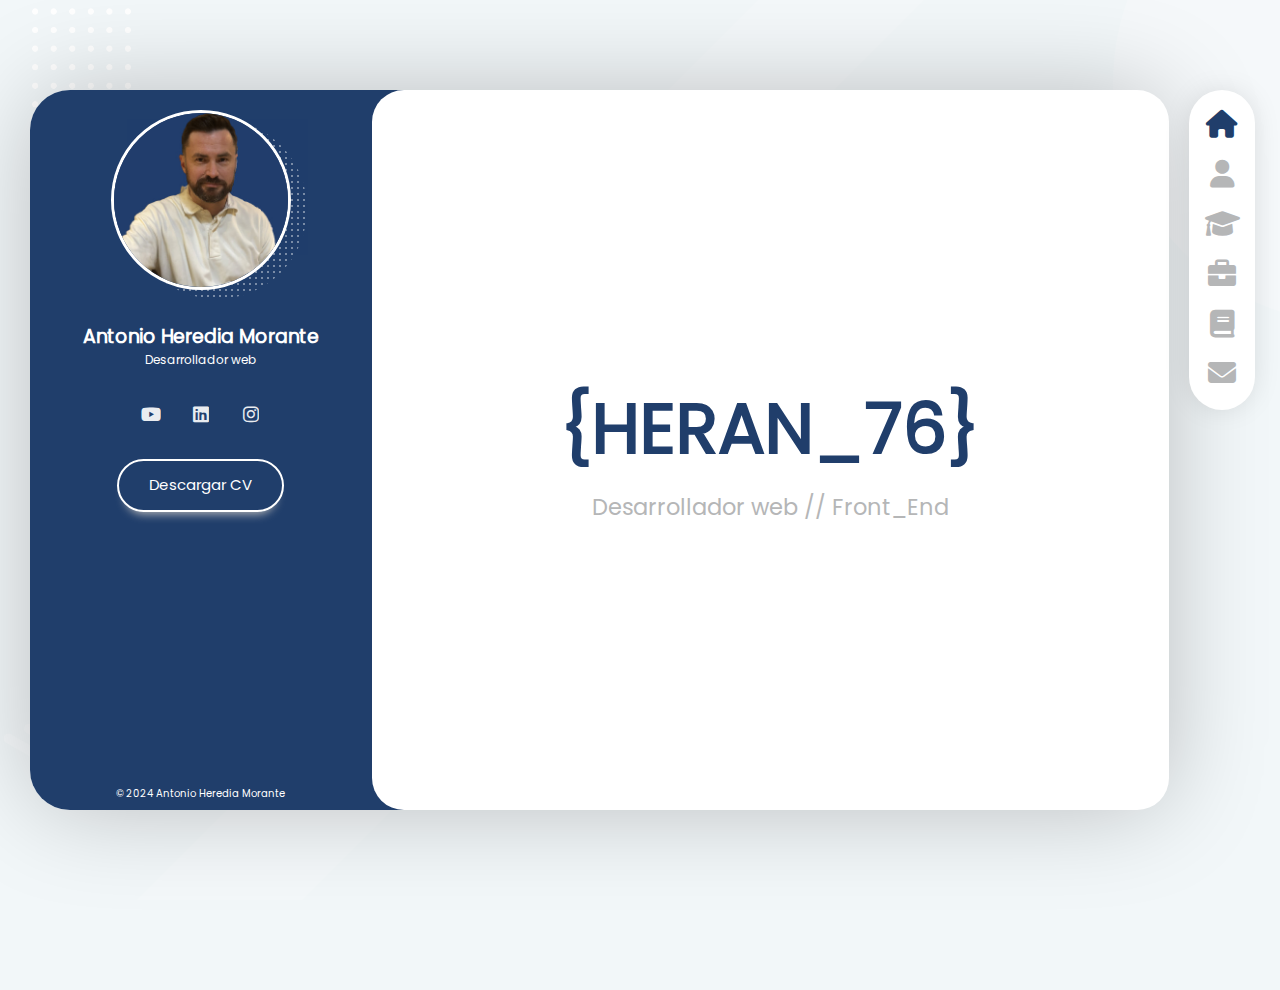
<file: index.html>
<!DOCTYPE html>
<html lang="es">
<head>
    <meta charset="UTF-8">
    <meta name="viewport" content="width=device-width, initial-scale=1, maximun-scale=1"/>
    <title>Portfolio Antonio Heredia Morante</title>
    
    <!--Estilos-->
    <link rel="stylesheet" href="assets/fonts/fontawesome-free-6.1.2-web/css/all.min.css">
    <link rel="stylesheet" href="assets/fonts/poppins/poppinns.css">
    <link rel="stylesheet" href="assets/css/reset.css">
    <link rel="stylesheet" href="assets/css/scroll.css">
    <link rel="stylesheet" href="assets/css/style.css">
    <link rel="stylesheet" href="assets/css/responsive.css">

    <!--Script JS-->
    <script src="assets/js/menu.js" defer></script>


</head>
<body>
  <!--Layaout principal-->
  <div class="layout">

    <!--Barra lateral (info usuario)-->
    <aside class="layout__aside layout__aside--hiden layout__aside--visible">

        <section class="aside__user-info">

            <!--Información general usuario-->

            <div class="user-info__general">
                <div class="user-info__container-image">
                    <img src="assets/img/default-user.jpg" class="user-info__image" alt="foto de perfil">
                <!--Aqui va la sombra-->
                </div>
                <h2 class="user-info__name">Antonio Heredia Morante</h2>
                <h4 class="user-info__job">Desarrollador web</h4>

            </div>

            <!--Menú de navegación-->

            <nav class="layout__menu">
                    <ul class="menu__list">

                        <li class="menu__option">
                            <a href="index.html" class="menu__link menu__link--active">
                                <i class="menu__icon fa-solid fa-house"></i>
                                <span class="menu__overlay">Home</span>
                            </a>
                        </li>

                        <li class="menu__option">
                            <a href="sobre-mi.html" class="menu__link">
                                <i class="menu__icon fa-solid fa-user"></i>
                                <span class="menu__overlay">Sobre mi</span>
                            </a>
                        </li>

                        <li class="menu__option">
                            <a href="curriculum.html" class="menu__link">
                                <i class="menu__icon fa-solid fa-graduation-cap"></i>
                                <span class="menu__overlay">Curriculum</span>
                            </a>
                        </li>

                        <li class="menu__option">
                            <a href="portafolio.html" class="menu__link">
                                <i class="menu__icon fa-solid fa-briefcase"></i>
                                <span class="menu__overlay">Portafolio</span>
                            </a>
                        </li>

                        <li class="menu__option">
                            <a href="blog.html" class="menu__link">
                                <i class="menu__icon fa-solid fa-book"></i>
                                <span class="menu__overlay">Blog</span>
                            </a>
                        </li>

                        <li class="menu__option">
                            <a href="contactar.html" class="menu__link">
                                <i class="menu__icon fa-solid fa-envelope"></i>
                                <span class="menu__overlay">Contactar</span>
                            </a>
                        </li>
                        
                    </ul>
            </nav>

            <!--Links a redes sociales-->
           <div class="user-info__links">
             
                <ul class="links__social">

                    <li class="social__option">
                        <a href="#" class="social__link"></a>
                        <i class="social__icon fa-brands fa-youtube"></i>
                    </li>

                    <li class="social__option">
                        <a href="#" class="social__link"></a>
                        <i class="social__icon fa-brands fa-linkedin"></i>
                    </li>

                    <li class="social__option">
                        <a href="#" class="social__link"></a>
                        <i class="social__icon fa-brands fa-instagram"></i>
                    </li>

                </ul>

           </div>

            <!--Botón de curriculum-->
            <div class="user-info__buttons">
                <a href="assets/img/CV_Currículum_Vitae_Antonio_heredia.pdf (1).pdf" class="user-info__btn">Descargar CV</a>

            </div>


            <!--Pie de página-->

            <footer class="user-info__footer">

            &copy; 2024 Antonio Heredia Morante
                
            </footer>

        </section>

    </aside>
     
    <!--Menu responsive-->
   <div class="layout__menu-toggle layout__aside--visible">
   <i class="menu-toggle__icon fa-solid fa-bars"></i>
   <i class="menu-toggle__icon fa-solid fa-xmark"></i>
   </div>

    <!--Contenido principal <main>-->
    
    <main class="layout__content">

        <section class="content__page">

            <h1 class="page__name">{HERAN_76}</h1>
            <h2 class="page__job">Desarrollador web // Front_End</h2>

        </section>

    </main>    


  </div>


</body>
</html>
</file>
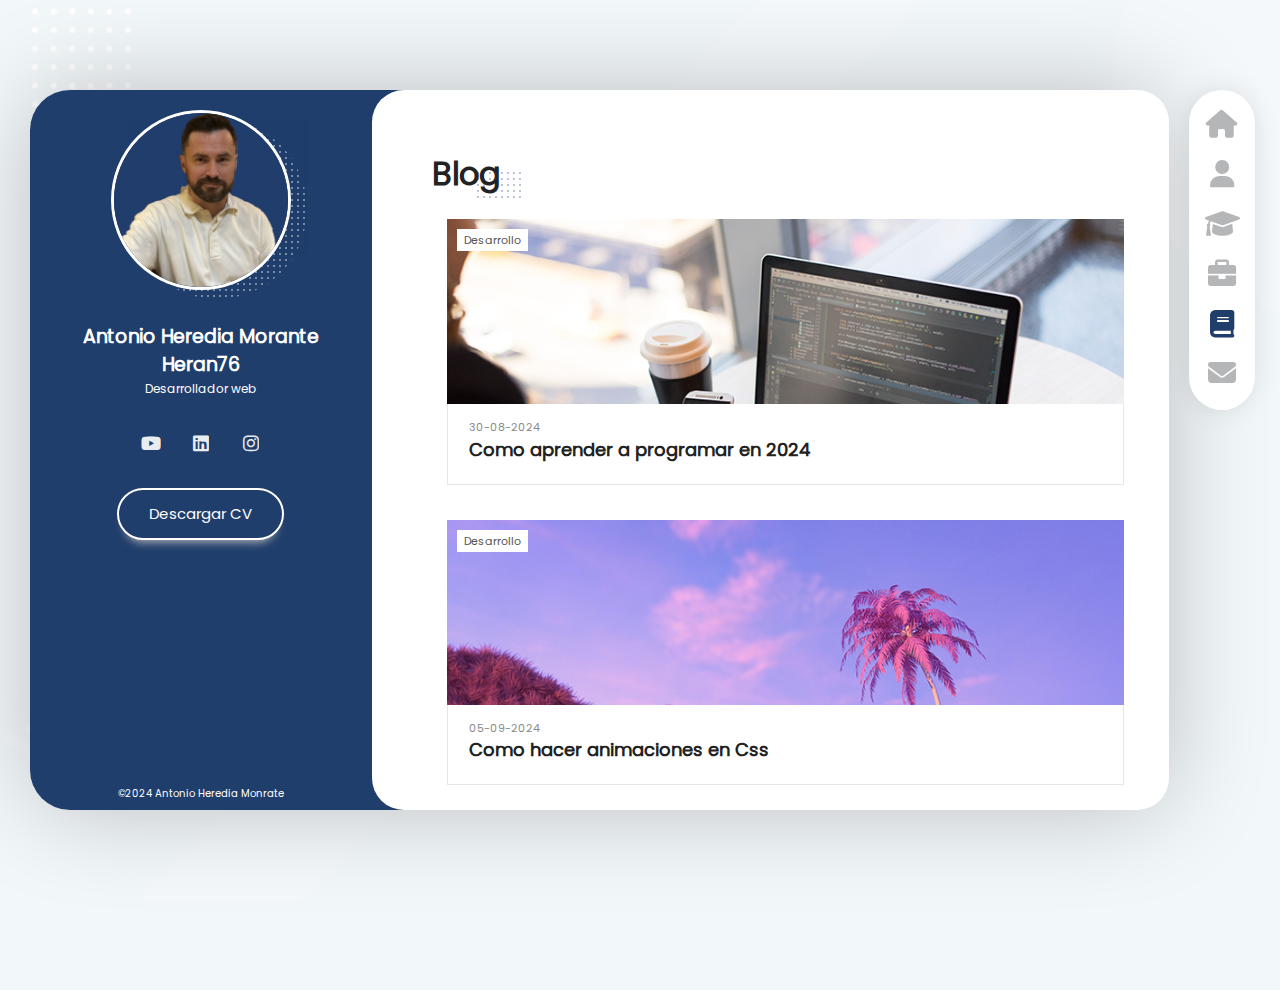
<file: blog.html>
<!DOCTYPE html>
<html lang="es">
  <head>
    <meta charset="UTF-8" />
    <meta name="viewport" content="width=device-width, initial-scale=1, maximun-scale=1"/>
    <title>blog</title>
    <!--Estilos-->
    <link
      rel="stylesheet"
      href="assets/fonts/fontawesome-free-6.1.2-web/css/all.min.css"
    />
    <link rel="stylesheet" href="assets/css/reset.css"/>
    <link rel="stylesheet" href="assets/css/style.css"/>
    <link rel="stylesheet" href="assets/css/scroll.css"/>
    <link rel="stylesheet" href="assets/fonts/poppins/poppinns.css"/>
    <link rel="stylesheet" href="assets/css/responsive.css">
     <!--Script JS-->
     <script src="assets/js/menu.js" defer></script>
  </head>
  <body>
    <!--Layout principal-->
    <div class="layout">
      <!--Barra lateral(info usaurio)-->
      <aside class="layout__aside">
        <section class="aside__user-info">
          <!--informacion general usuario-->
          <div class="user-info__general">
            <div class="user-info__container-image">
              <img
                src="assets/img/default-user.jpg"
                alt="imagen del usuario"
                class="user-info__image"
              />
            </div>
            <h2 class="user-info__name">
              Antonio Heredia Morante <br />
              Heran76
            </h2>
            <h4 class="user-info__job">Desarrollador web</h4>
          </div>
          <!--Menú de navegación-->
          <nav class="layout__menu">
            <ul class="menu__list">
              <li class="menu__option">
                <a href="index.html" class="menu__link">
                  <i class="menu__icon fa-solid fa-house menu__icon"></i>
                  <span class="menu__overlay">Inicio</span>
                </a>
              </li>
              <li class="menu__option">
                <a href="sobre-mi.html" class="menu__link">
                  <i class="menu__icon fa-solid fa-user"></i>
                  <span class="menu__overlay">Sobre mi</span>
                </a>
              </li>
              <li class="menu__option">
                <a href="curriculum.html" class="menu__link">
                  <i class="menu__icon fa-solid fa-graduation-cap"></i>
                  <span class="menu__overlay">Curriculum</span>
                </a>
              </li>
              <li class="menu__option">
                <a href="portfolio.html" class="menu__link">
                  <i class="menu__icon fa-solid fa-briefcase"></i>
                  <span class="menu__overlay">Portfolio</span>
                </a>
              </li>
              <li class="menu__option">
                <a href="blog.html" class="menu__link menu__link--active">
                  <i class="menu__icon fa-solid fa-book"></i>
                  <span class="menu__overlay">blog</span>
                </a>
              </li>
              <li class="menu__option">
                <a href="contactar.html" class="menu__link">
                  <i class="menu__icon fa-solid fa-envelope"></i>
                  <span class="menu__overlay">Contactar</span>
                </a>
              </li>
            </ul>
          </nav>
          <!--links a redes sociales-->

          <div class="user-info__links">
            <ul class="links__social">
              <li class="social__option">
                <a href="#" class="social__link">
                  <i class="social__icon fa-brands fa-youtube"></i>
                </a>
              </li>
              <li class="social__option">
                <a href="#" class="social__link">
                  <i class="social__icon fa-brands fa-linkedin"></i>
                </a>
              </li>
              <li class="social__option">
                <a href="#" class="social__link">
                  <i class="social__icon fa-brands fa-instagram"></i>
                </a>
              </li>
            </ul>
          </div>
          <!--Botón del curriculum-->
          <div class="user-info__buttons">
            <a href="assets/img/CV_Currículum_Vitae_Antonio_heredia.pdf (1).pdf" class="user-info__btn">Descargar CV</a>
          </div>
          <!--Pie de página-->
          <footer class="user-info__footer">
            &copy;2024 Antonio Heredia Monrate
          </footer>
        </section>
      </aside>
     
     <!--Menu responsive-->
     <div class="layout__menu-toggle">
      <i class="menu-toggle__icon fa-solid fa-bars"></i>
      <i class="menu-toggle__icon fa-solid fa-xmark"></i>
      </div>
     
      <!--Contenido principal-->
      <main class="layout__content">
        <section class="content__page content__blog">
          <!--Este contenido cambia en cada pagina del sitio web-->
          <header class="blog__header">
            <h1 class="blog__titles">Blog</h1>
          </header>

          <section class="blog__articles">
            <article class="articles__article">
              <div class="articles__top">
                <div class="article__category">Desarrollo</div>
                <a href="#" class="article__link">
                  <div class="article__mask">
                    <img
                      src="assets/img/articulo-1.jpg"
                      class="article__image"
                      alt="Imagen del blog"
                    />
                  </div>
                  <div class="article__logo">
                    <i class="article__icon fa-solid fa-book"></i>
                  </div>
                </a>
              </div>

              <div class="article__bottom">
                <time datetime="2024-08-30" class="article__date"
                  >30-08-2024</time
                >
                <a href="#" class="article__link">
                  <h2 class="article__title">
                    Como aprender a programar en 2024
                  </h2>
                </a>
              </div>
            </article>

            <article class="articles__article">
              <div class="articles__top">
                <div class="article__category">Desarrollo</div>
                <a href="#" class="article__link">
                  <div class="article__mask">
                    <img
                      src="assets/img/articulo-2.jpg"
                      class="article__image"
                      alt="Imagen del blog"
                    />
                  </div>

                  <div class="article__logo">
                    <i class="article__icon fa-solid fa-book"></i>
                  </div>
                </a>
              </div>

              <div class="article__bottom">
                <time datetime="2024-08-30" class="article__date"
                  >05-09-2024</time
                >
                <a href="#" class="article__link">
                  <h2 class="article__title">Como hacer animaciones en Css</h2>
                </a>
              </div>
            </article>

            <article class="articles__article">
              <div class="articles__top">
                <div class="article__category">Desarrollo</div>
                <a href="#" class="article__link">
                  <div class="article__mask">
                    <img
                      src="assets/img/articulo-3.jpg"
                      class="article__image"
                      alt="Imagen del blog"
                    />
                  </div>

                  <div class="article__logo">
                    <i class="article__icon fa-solid fa-book"></i>
                  </div>
                </a>
              </div>

              <div class="article__bottom">
                <time datetime="2024-08-30" class="article__date"
                  >30-10-2024</time
                >
                <a href="#" class="article__link">
                  <h2 class="article__title">Como usar el local store</h2>
                </a>
              </div>
            </article>

            <article class="articles__article">
              <div class="articles__top">
                <div class="article__category">Desarrollo</div>
                <a href="#" class="article__link">
                  <div class="article__mask">
                    <img
                      src="assets/img/articulo-4.jpg"
                      class="article__image"
                      alt="Imagen del blog"
                    />
                  </div>

                  <div class="article__logo">
                    <i class="article__icon fa-solid fa-book"></i>
                  </div>
                </a>
              </div>

              <div class="article__bottom">
                <time datetime="2024-08-30" class="article__date"
                  >30-08-2024</time
                >
                <a href="#" class="article__link">
                  <h2 class="article__title">Como maquetar una web</h2>
                </a>
              </div>
            </article>
          </section>
        </section>
      </main>
    </div>
  </body>
</html>
</file>
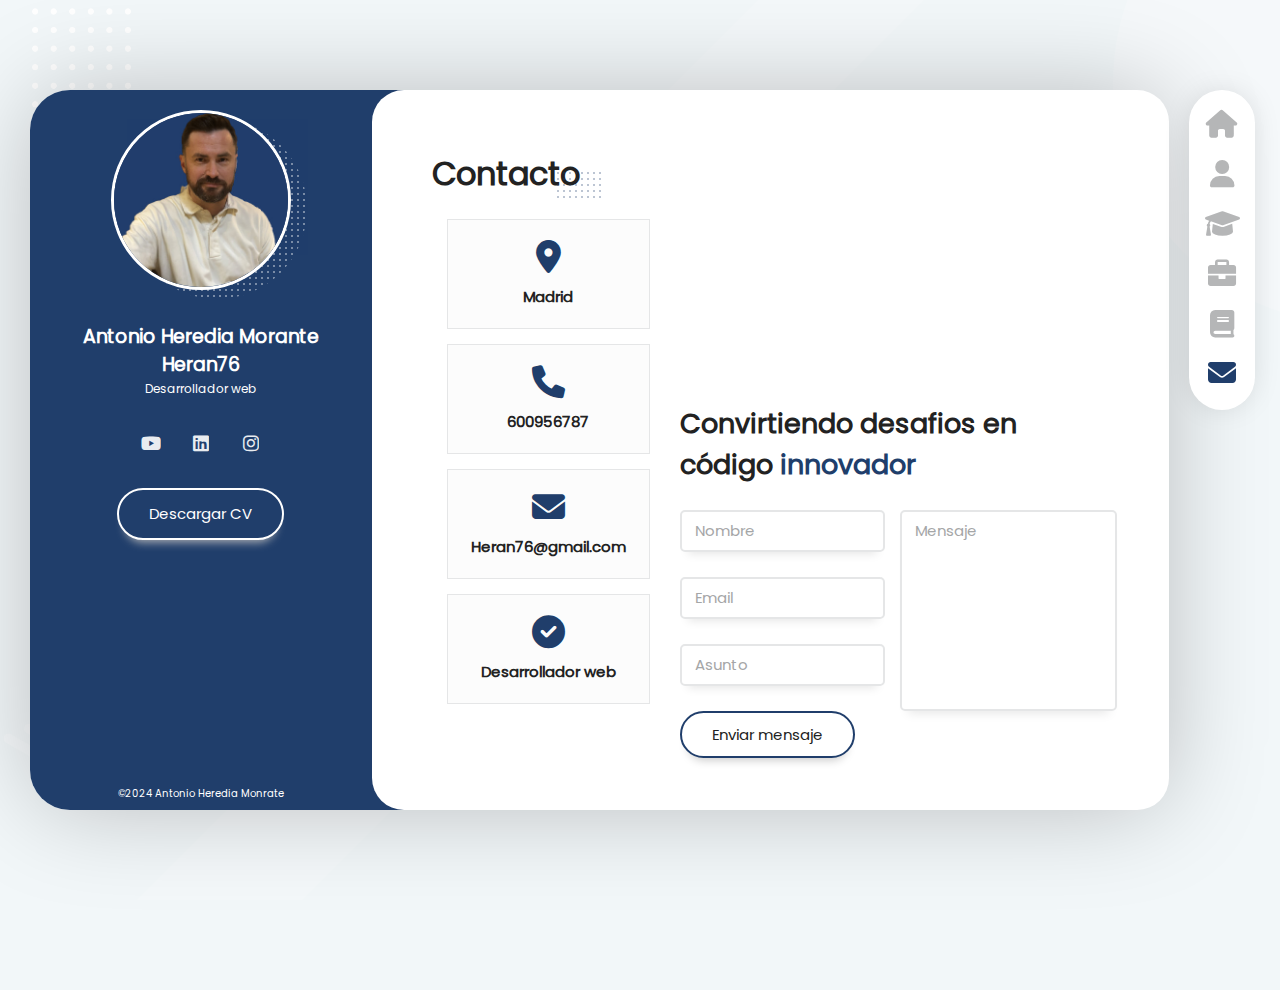
<file: contactar.html>
<!DOCTYPE html>
<html lang="es">
  <head>
    <meta charset="UTF-8" />
    <meta name="viewport" content="width=device-width, initial-scale=1, maximun-scale=1"/>
    <title>Contactar</title>
    <!--Estilos-->
    <link
      rel="stylesheet"
      href="assets/fonts/fontawesome-free-6.1.2-web/css/all.min.css"
    />
    <link rel="stylesheet" href="assets/css/reset.css" />
    <link rel="stylesheet" href="assets/css/style.css" />
    <link rel="stylesheet" href="assets/css/scroll.css" />
    <link rel="stylesheet" href="assets/fonts/poppins/poppinns.css" />
    <link rel="stylesheet" href="assets/css/responsive.css">

     <link rel="stylesheet" href="assets/css/loader.css">
 
     <!--Script JS-->
   <script defer src="assets/js/map.js"></script>
     <script src="assets/js/menu.js" defer></script>


  </head>
  <body>
    <!--Layout principal-->
    <div class="layout">
      <!--Barra lateral(info usaurio)-->
      <aside class="layout__aside">
        <section class="aside__user-info">
          <!--informacion general usuario-->
          <div class="user-info__general">
            <div class="user-info__container-image">
              <img
                src="assets/img/default-user.jpg"
                alt="imagen del usuario"
                class="user-info__image"
              />
            </div>
            <h2 class="user-info__name">
              Antonio Heredia Morante <br />
              Heran76
            </h2>
            <h4 class="user-info__job">Desarrollador web</h4>
          </div>
          <!--Menú de navegación-->
          <nav class="layout__menu">
            <ul class="menu__list">
              <li class="menu__option">
                <a href="index.html" class="menu__link">
                  <i class="menu__icon fa-solid fa-house menu__icon"></i>
                  <span class="menu__overlay">Inicio</span>
                </a>
              </li>
              <li class="menu__option">
                <a href="sobre-mi.html" class="menu__link">
                  <i class="menu__icon fa-solid fa-user"></i>
                  <span class="menu__overlay">Sobre mi</span>
                </a>
              </li>
              <li class="menu__option">
                <a href="curriculum.html" class="menu__link">
                  <i class="menu__icon fa-solid fa-graduation-cap"></i>
                  <span class="menu__overlay">Curriculum</span>
                </a>
              </li>
              <li class="menu__option">
                <a href="portfolio.html" class="menu__link">
                  <i class="menu__icon fa-solid fa-briefcase"></i>
                  <span class="menu__overlay">Portfolio</span>
                </a>
              </li>
              <li class="menu__option">
                <a href="blog.html" class="menu__link">
                  <i class="menu__icon fa-solid fa-book"></i>
                  <span class="menu__overlay">blog</span>
                </a>
              </li>
              <li class="menu__option">
                <a href="contactar.html" class="menu__link menu__link--active">
                  <i class="menu__icon fa-solid fa-envelope"></i>
                  <span class="menu__overlay">Contactar</span>
                </a>
              </li>
            </ul>
          </nav>
          <!--links a redes sociales-->

          <div class="user-info__links">
            <ul class="links__social">
              <li class="social__option">
                <a href="#" class="social__link">
                  <i class="social__icon fa-brands fa-youtube"></i>
                </a>
              </li>
              <li class="social__option">
                <a href="#" class="social__link">
                  <i class="social__icon fa-brands fa-linkedin"></i>
                </a>
              </li>
              <li class="social__option">
                <a href="#" class="social__link">
                  <i class="social__icon fa-brands fa-instagram"></i>
                </a>
              </li>
            </ul>
          </div>
          <!--Botón del curriculum-->
          <div class="user-info__buttons">
            <a href="assets/img/CV_Currículum_Vitae_Antonio_heredia.pdf (1).pdf" class="user-info__btn">Descargar CV</a>
          </div>
          <!--Pie de página-->
          <footer class="user-info__footer">
            &copy;2024 Antonio Heredia Monrate
          </footer>
        </section>
      </aside>
     <!--Menu responsive-->
     <div class="layout__menu-toggle">
      <i class="menu-toggle__icon fa-solid fa-bars"></i>
      <i class="menu-toggle__icon fa-solid fa-xmark"></i>
      </div>
     
      <!--Contenido principal-->
      <main class="layout__content">
        <section class="content__page content__contact">
          <!--Este contenido cambia en cada pagina del sitio web-->
          <header class="contact__header">
            <h1 class="contact__titles">Contacto</h1>
          </header>

         <div class="contact__container">

            <section class="contact__info">
                  
                <div class="contact__data">
                    <i class="contact__icon fa-solid fa-location-dot"></i>
                    <h2 class="contact__subtitle">Madrid</h2>
                </div>

                <div class="contact__data">
                    <i class="contact__icon fa-solid fa-phone"></i>
                    <h2 class="contact__subtitle">600956787</h2>
                </div>

                <div class="contact__data">
                    <i class="contact__icon fa-solid fa-envelope"></i>
                    <h2 class="contact__subtitle">Heran76@gmail.com</h2>
                </div>

                <div class="contact__data">
                    <i class="contact__icon fa-solid fa-circle-check"></i>
                    <h2 class="contact__subtitle">Desarrollador web</h2>
                </div>

            </section>

            
            <section class="contact__form-box">
               
                <div class="contact__map" id="load-iframe-map">
                    <span class="loader"></span>
                </div>

                <header class="contact__form-header">
                    <h3 class="form-header__title">Convirtiendo desafios en código <span class="title__color">innovador</span></h3>

                </header>
                
                <form  class="contact__form">
                     <div class="form__container">
                        
                        <section class="form__left">
                             
                            <div class="form__group">
                                 <input type="text" class="form__input" name="name" id="" required placeholder="Nombre"/>
                                 <label for="name" class="form__label">Nombre</label>
                             </div>

                             <div class="form__group">
                                <input type="email"  class="form__input" name="email" id="" required placeholder="Email"/>
                                <label for="email" class="form__label">Email</label>
                            </div>

                            <div class="form__group">
                                <input type="text" class="form__input" name="subject" id="" required placeholder="Asunto"/>
                                <label for="subject" class="form__label">Asunto</label>
                            </div>

                        </section>
                        
                        <section class="form__right">
                            <div class="form__group form__group--textarea">
                                <textarea class="form__input form__input--textarea" name="message" id="" required placeholder="Mensaje"></textarea>
                                <label for="message" class="form__label">Mensaje</label>
                            </div>
                        </section>
                        
                        
                     </div>
                 <input type="submit" class="form__button" value="Enviar mensaje">               
                </form>

            </section>

         </div>


          
        </section>
      </main>
    </div>
  </body>
</html>
</file>
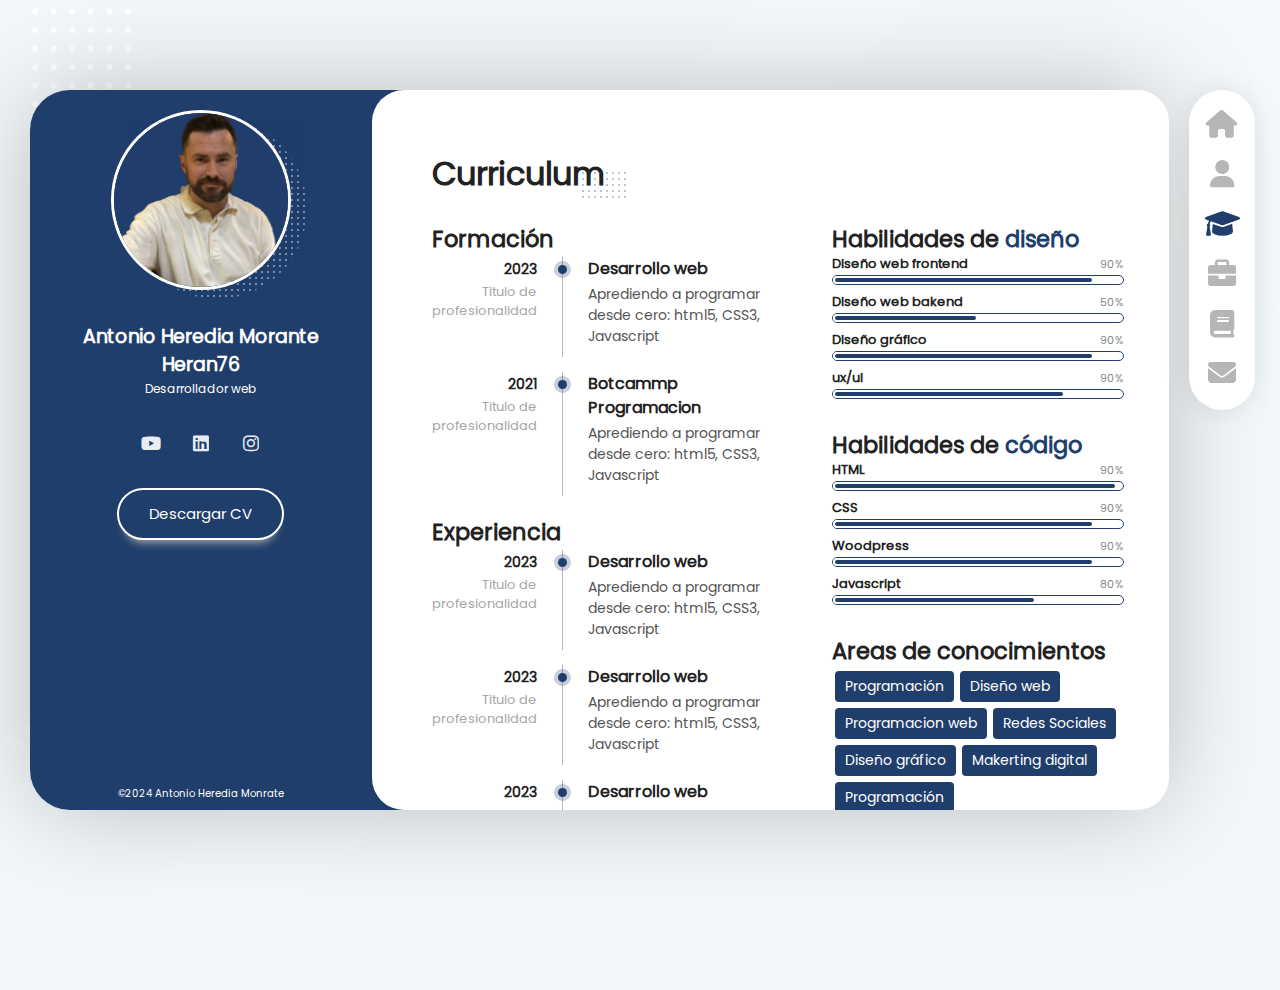
<file: curriculum.html>
<!DOCTYPE html>
<html lang="es">
<head>
    <meta charset="UTF-8">
    <meta name="viewport" content="width=device-width, initial-scale=1, maximun-scale=1"/>
    <title>Sobre-mi</title>
   <!--Estilos--> 
   <link rel="stylesheet" href="assets/fonts/fontawesome-free-6.1.2-web/css/all.min.css">
   <link rel="stylesheet" href="assets/css/reset.css">
   <link rel="stylesheet" href="assets/css/style.css"/>
   <link rel="stylesheet" href="assets/css/scroll.css">
   <link rel="stylesheet" href="assets/fonts/poppins/poppinns.css">
   <link rel="stylesheet" href="assets/css/responsive.css">
    <!--Script JS-->
    <script src="assets/js/menu.js" defer></script>
</head>
<body>
    <!--Layout principal-->
    <div class="layout">
    <!--Barra lateral(info usaurio)-->
        <aside class="layout__aside">
            <section class="aside__user-info">
        <!--informacion general usuario-->
                   <div class="user-info__general">
                    <div class="user-info__container-image">
                        <img src="assets/img/default-user.jpg" alt="imagen del usuario" class="user-info__image">
                    </div>
                    <h2 class="user-info__name">Antonio Heredia Morante <br> Heran76</h2>
                    <h4 class="user-info__job">Desarrollador web</h4>
                   </div>
                   <!--Menú de navegación-->
                   <nav class="layout__menu">
                    <ul class = "menu__list">
                        <li class="menu__option">
                             <a href="index.html" class="menu__link">
                                <i class="menu__icon fa-solid fa-house menu__icon"></i>
                                <span class="menu__overlay">Inicio</span>
                             </a>
                        </li> 
                        <li class="menu__option">
                            <a href="sobre-mi.html" class="menu__link">
                               <i class="menu__icon fa-solid fa-user"></i>
                               <span class="menu__overlay">Sobre mi</span>
                            </a>
                       </li>
                       <li class="menu__option">
                        <a href="curriculum.html" class="menu__link menu__link--active">
                           <i class="menu__icon fa-solid fa-graduation-cap"></i>
                           <span class="menu__overlay">Curriculum</span>
                        </a>
                       </li>
                       <li class="menu__option">
                      <a href="portfolio.html" class="menu__link">
                       <i class="menu__icon fa-solid fa-briefcase"></i>
                       <span class="menu__overlay">Portfolio</span>
                      </a>
                      </li>
                      <li class="menu__option">
                       <a href="blog.html" class="menu__link">
                       <i class="menu__icon fa-solid fa-book"></i>
                       <span class="menu__overlay">blog</span>
                       </a>
                      </li>
                      <li class="menu__option">
                        <a href="contactar.html" class="menu__link">
                           <i class="menu__icon fa-solid fa-envelope"></i>
                           <span class="menu__overlay">Contactar</span>
                        </a>
                   </li>

                       </ul>

                   </nav>
                   <!--links a redes sociales-->

                   <div class="user-info__links">
                     <ul class="links__social">
                          <li class="social__option">
                             <a href="#" class="social__link">
                                <i class="social__icon fa-brands fa-youtube"></i>
                             </a>
                          </li>
                          <li class="social__option">
                            <a href="#" class="social__link">
                               <i class="social__icon fa-brands fa-linkedin"></i>
                            </a>
                         </li>
                         <li class="social__option">
                            <a href="#" class="social__link">
                               <i class="social__icon fa-brands fa-instagram"></i>
                            </a>
                         </li>
                     </ul>

                   </div>
                   <!--Botón del curriculum-->
                  <div class="user-info__buttons">
                    <a href="assets/img/CV_Currículum_Vitae_Antonio_heredia.pdf (1).pdf" class="user-info__btn">Descargar CV</a>

                  </div>
                   <!--Pie de página-->
                   <footer class="user-info__footer">
                         &copy;2024 Antonio Heredia Monrate
                   </footer>

            </section>

        </aside>
<!--Menu responsive-->
<div class="layout__menu-toggle">
    <i class="menu-toggle__icon fa-solid fa-bars"></i>
    <i class="menu-toggle__icon fa-solid fa-xmark"></i>
    </div>

        <!--Contenido principal-->
<main class="layout__content">
    <section class="content__page content__resumen">
        <!--Este contenido cambia en cada pagina del sitio web-->
        <header class="resumen__header">
            <h1 class="resumen__titles">Curriculum</h1>
        </header>
          
        <div class="resume__container">

            <section class="resume__left">
               <header class="resume__subheader">
                   <h2 class="resume__subtitle">Formación</h2>
               </header>
                
               <div class="resume__timeline">
                     
                <article class="timelines__timeline">
                         
                        <header class="timeline__header">
                             <h4 class="timeline__year">2023</h4>
                             <span class="timeline__company">Titulo de profesionalidad</span>
                         </header>

                        <div class="timeline__divider"></div>

                         <div class="timeline__description">
                            <h3 class="timeline__title">Desarrollo web</h3>
                            <p class="timeline__text">Aprediendo a programar desde cero: html5, CSS3, Javascript</p>
                         </div>

                </article>

                <article class="timelines__timeline">
                         
                    <header class="timeline__header">
                         <h4 class="timeline__year">2021</h4>
                         <span class="timeline__company">Titulo de profesionalidad</span>
                     </header>

                    <div class="timeline__divider"></div>

                     <div class="timeline__description">
                        <h3 class="timeline__title">Botcammp Programacion</h3>
                        <p class="timeline__text">Aprediendo a programar desde cero: html5, CSS3, Javascript</p>
                     </div>

            </article>

                

               </div>
               
               <header class="resume__subheader">
                <h2 class="resume__subtitle">Experiencia</h2>
            </header>
            <div class="resume__timeline">
                     
                <article class="timelines__timeline">
                         
                    <header class="timeline__header">
                         <h4 class="timeline__year">2023</h4>
                         <span class="timeline__company">Titulo de profesionalidad</span>
                     </header>

                    <div class="timeline__divider"></div>

                     <div class="timeline__description">
                        <h3 class="timeline__title">Desarrollo web</h3>
                        <p class="timeline__text">Aprediendo a programar desde cero: html5, CSS3, Javascript</p>
                     </div>

            </article>

            <article class="timelines__timeline">
                         
                <header class="timeline__header">
                     <h4 class="timeline__year">2023</h4>
                     <span class="timeline__company">Titulo de profesionalidad</span>
                 </header>

                <div class="timeline__divider"></div>

                 <div class="timeline__description">
                    <h3 class="timeline__title">Desarrollo web</h3>
                    <p class="timeline__text">Aprediendo a programar desde cero: html5, CSS3, Javascript</p>
                 </div>

            </article>

            
            <article class="timelines__timeline">
                         
                <header class="timeline__header">
                     <h4 class="timeline__year">2023</h4>
                     <span class="timeline__company">Titulo de profesionalidad</span>
                 </header>

                <div class="timeline__divider"></div>

                 <div class="timeline__description">
                    <h3 class="timeline__title">Desarrollo web</h3>
                    <p class="timeline__text">Aprediendo a programar desde cero: html5, CSS3, Javascript</p>
                 </div>

            </article>


               </div>
            </section>
            
            <section class="resume__right">
                <header class="resume__subheader">
                    <h2 class="resume__subtitle">Habilidades de <span class="title__color">diseño</span></h2>
                </header>
  
                <div class="resume__skills">

                    <article class="skills__title">
                        <h4 class="skills__text">Diseño web frontend</h4>
                        <span class="skills__number">90%</span>
                    </article>

                    <div class="skills__progressbar">
                        <div class="skills__percentage skills__percentage--p1"></div>

                    </div>

                    <article class="skills__title">
                        <h4 class="skills__text">Diseño web bakend</h4>
                        <span class="skills__number">50%</span>
                    </article>

                    <div class="skills__progressbar">
                        <div class="skills__percentage skills__percentage--p2"></div>

                    </div>

                    <article class="skills__title">
                        <h4 class="skills__text">Diseño gráfico</h4>
                        <span class="skills__number">90%</span>
                    </article>

                    <div class="skills__progressbar">
                        <div class="skills__percentage skills__percentage--p3"></div>

                    </div>

                    <article class="skills__title">
                        <h4 class="skills__text">ux/ui</h4>
                        <span class="skills__number">90%</span>
                    </article>

                    <div class="skills__progressbar">
                        <div class="skills__percentage skills__percentage--p4"></div>

                    </div>

                </div>

                <header class="resume__subheader">
                    <h2 class="resume__subtitle">Habilidades de <span class="title__color">código</span></h2>
                </header>
                
                <div class="resume__skills">

                    <article class="skills__title">
                        <h4 class="skills__text">HTML</h4>
                        <span class="skills__number">90%</span>
                    </article>

                    <div class="skills__progressbar">
                        <div class="skills__percentage skills__percentage--p5"></div>

                    </div>

                    <article class="skills__title">
                        <h4 class="skills__text">CSS</h4>
                        <span class="skills__number">90%</span>
                    </article>

                    <div class="skills__progressbar">
                        <div class="skills__percentage skills__percentage--p6"></div>

                    </div>

                    <article class="skills__title">
                        <h4 class="skills__text">Woodpress</h4>
                        <span class="skills__number">90%</span>
                    </article>

                    <div class="skills__progressbar">
                        <div class="skills__percentage skills__percentage--p7"></div>

                    </div>

                    <article class="skills__title">
                        <h4 class="skills__text">Javascript</h4>
                        <span class="skills__number">80%</span>
                    </article>

                    <div class="skills__progressbar">
                        <div class="skills__percentage skills__percentage--p8"></div>

                    </div>

                </div>
  
                <header class="resume__subheader">
                    <h2 class="resume__subtitle">Areas de conocimientos</h2>
                </header>
                <div class="resume__knowledges">
                    <ul class="knowledges__list">
                        <li class="knowledges__option">Programación</li>
                        <li class="knowledges__option">Diseño web</li>
                        <li class="knowledges__option">Programacion web</li>
                        <li class="knowledges__option">Redes Sociales</li>
                        <li class="knowledges__option">Diseño gráfico</li>
                        <li class="knowledges__option">Makerting digital</li>
                        <li class="knowledges__option">Programación</li>

                    </ul>
                </div>
            </section>

        </div>

        <div class="resumen__certiticates">
            <header class="resume__subheader">
                <h2 class="resume__subtitle">Certificados</h2>
            </header>
            
            <section class="certificaates__container">
                <article class="certificates__certificate">
                    <div class="certificate__logo">
                       <img src="assets/img/vII-bootcamp-keepcoding.jpg" class="certificates__images" alt="">
                    </div>

                    <div class="certificate__content">
                        <h4 class="certifacete__title">Master en programación</h4>
                        <span class="certificate__id">122354</span>
                        <span class="certificate__date">09-10-2022</span>
                    </div>

                </article>
                <article class="certificates__certificate">
                    <div class="certificate__logo">
                       <img src="assets/img/certifucadi javascript.jpg" class="certificates__images" alt="">
                    </div>

                    <div class="certificate__content">
                        <h4 class="certifacete__title">Certificado en Javascript</h4>
                        <span class="certificate__id">1456587</span>
                        <span class="certificate__date">11-11-2023</span>
                    </div>

                </article>

            </section>

        </div>

    </section>

</main>
    </div>
</body>
</html>
</file>
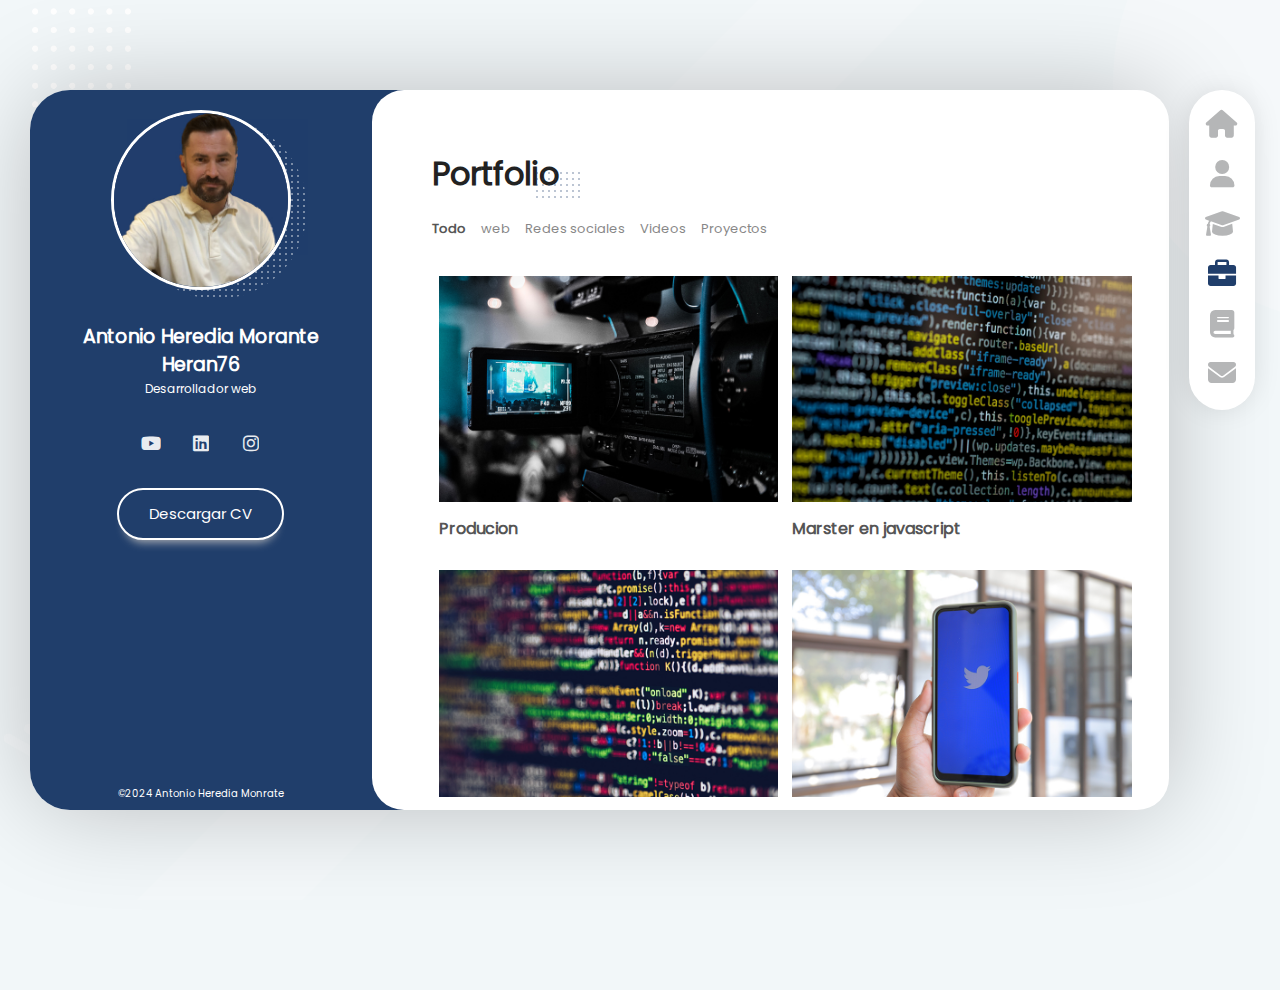
<file: portfolio.html>
<!DOCTYPE html>
<html lang="es">
<head>
    <meta charset="UTF-8">
    <meta name="viewport" content="width=device-width, initial-scale=1, maximun-scale=1"/>
    <title>Sobre-mi</title>
   <!--Estilos--> 
   <link rel="stylesheet" href="assets/fonts/fontawesome-free-6.1.2-web/css/all.min.css">
   <link rel="stylesheet" href="assets/css/reset.css">
   <link rel="stylesheet" href="assets/css/style.css"/>
   <link rel="stylesheet" href="assets/css/scroll.css">
   <link rel="stylesheet" href="assets/fonts/poppins/poppinns.css">
   <link rel="stylesheet" href="assets/css/responsive.css">
    <!--Script JS-->

    <script src="assets/js/menu.js" defer></script>
</head>
<body>
    <!--Layout principal-->
    <div class="layout">
    <!--Barra lateral(info usaurio)-->
        <aside class="layout__aside">
            <section class="aside__user-info">
        <!--informacion general usuario-->
                   <div class="user-info__general">
                    <div class="user-info__container-image">
                        <img src="/assets/img/default-user.jpg" alt="imagen del usuario" class="user-info__image">
                    </div>
                    <h2 class="user-info__name">Antonio Heredia Morante <br> Heran76</h2>
                    <h4 class="user-info__job">Desarrollador web</h4>
                   </div>
                   <!--Menú de navegación-->
                   <nav class="layout__menu">
                    <ul class = "menu__list">
                        <li class="menu__option">
                             <a href="index.html" class="menu__link">
                                <i class="menu__icon fa-solid fa-house menu__icon"></i>
                                <span class="menu__overlay">Inicio</span>
                             </a>
                        </li> 
                        <li class="menu__option">
                            <a href="sobre-mi.html" class="menu__link">
                               <i class="menu__icon fa-solid fa-user"></i>
                               <span class="menu__overlay">Sobre mi</span>
                            </a>
                       </li>
                       <li class="menu__option">
                        <a href="curriculum.html" class="menu__link">
                           <i class="menu__icon fa-solid fa-graduation-cap"></i>
                           <span class="menu__overlay">Curriculum</span>
                        </a>
                       </li>
                       <li class="menu__option">
                      <a href="portfolio.html" class="menu__link menu__link--active">
                       <i class="menu__icon fa-solid fa-briefcase"></i>
                       <span class="menu__overlay">Portfolio</span>
                      </a>
                      </li>
                      <li class="menu__option">
                       <a href="blog.html" class="menu__link">
                       <i class="menu__icon fa-solid fa-book"></i>
                       <span class="menu__overlay">blog</span>
                       </a>
                      </li>
                      <li class="menu__option">
                        <a href="contactar.html" class="menu__link">
                           <i class="menu__icon fa-solid fa-envelope"></i>
                           <span class="menu__overlay">Contactar</span>
                        </a>
                   </li>

                       </ul>

                   </nav>
                   <!--links a redes sociales-->

                   <div class="user-info__links">
                     <ul class="links__social">
                          <li class="social__option">
                             <a href="#" class="social__link">
                                <i class="social__icon fa-brands fa-youtube"></i>
                             </a>
                          </li>
                          <li class="social__option">
                            <a href="#" class="social__link">
                               <i class="social__icon fa-brands fa-linkedin"></i>
                            </a>
                         </li>
                         <li class="social__option">
                            <a href="#" class="social__link">
                               <i class="social__icon fa-brands fa-instagram"></i>
                            </a>
                         </li>
                     </ul>

                   </div>
                   <!--Botón del curriculum-->
                  <div class="user-info__buttons">
                    <a href="assets/img/CV_Currículum_Vitae_Antonio_heredia.pdf (1).pdf" class="user-info__btn">Descargar CV</a>

                  </div>
                   <!--Pie de página-->
                   <footer class="user-info__footer">
                         &copy;2024 Antonio Heredia Monrate
                   </footer>

            </section>

        </aside>
<!--Menu responsive-->
<div class="layout__menu-toggle">
    <i class="menu-toggle__icon fa-solid fa-bars"></i>
    <i class="menu-toggle__icon fa-solid fa-xmark"></i>
    </div>

        <!--Contenido principal-->
<main class="layout__content">
    <section class="content__page content__portfolio">
        <!--Este contenido cambia en cada pagina del sitio web-->
        <header class="portfolio__header">
            <h1 class="portfolio__titles">Portfolio</h1>
        </header>
          
        <nav class="portfolio__navbar">
             <ul class="portfolio__menu">
                
                <li class="portfolio__option portfolio__option--active">
                     <a href="#" class="portfolio__link">Todo</a>
                </li>

                <li class="portfolio__option">
                    <a href="#" class="portfolio__link">web</a>
                </li>

                <li class="portfolio__option">
                    <a href="#" class="portfolio__link">Redes sociales</a>
                </li>

                <li class="portfolio__option">
                    <a href="#" class="portfolio__link">Videos</a>
                </li>

                <li class="portfolio__option">
                    <a href="#" class="portfolio__link">Proyectos</a>
                </li>

             </ul>
        </nav>
        <section class="portfolio__gallery">
            
            <figure class="galery__item">
                <div class="gallery__container-image">
                     <a href="#" class="portfolio_link">
                        <img src="assets/img/galeria-1.jpg" class="gallery__image"alt="cámara">
                     </a>
                </div>
                <figcaption class="gallery__title">Producion</figcaption>
                <i class="gallery__ico fa-solid fa-video-camera"></i>
                <span class="galery__category">videos</span>
            </figure>

            <figure class="galery__item">
                <div class="gallery__container-image">
                     <a href="#" class="portfolio_link">
                        <img src="assets/img/galeria-2.jpg" class="gallery__image"alt="cámara">
                     </a>
                </div>
                <figcaption class="gallery__title">Marster en javascript</figcaption>
                <i class="gallery__ico fa-solid fa-code"></i>
                <span class="galery__category">cursos</span>
            </figure>

            <figure class="galery__item">
                <div class="gallery__container-image">
                     <a href="#" class="portfolio_link">
                        <img src="assets/img/galeria-3.jpg" class="gallery__image"alt="cámara">
                     </a>
                </div>
                <figcaption class="gallery__title">Master en React</figcaption>
                <i class="gallery__ico fa-solid fa-code-commit"></i>
                <span class="galery__category">Curso</span>
            </figure>

            <figure class="galery__item">
                <div class="gallery__container-image">
                     <a href="#" class="portfolio_link">
                        <img src="assets/img/galeria-4.jpg" class="gallery__image"alt="cámara">
                     </a>
                </div>
                <figcaption class="gallery__title">Red social</figcaption>
                <i class="gallery__ico fa-solid fa-code"></i>
                <span class="galery__category">web</span>
            </figure>

            <figure class="galery__item">
                <div class="gallery__container-image">
                     <a href="#" class="portfolio_link">
                        <img src="assets/img/galeria-5.jpg" class="gallery__image"alt="cámara">
                     </a>
                </div>
                <figcaption class="gallery__title">Master logica</figcaption>
                <i class="gallery__ico fa-solid fa-code"></i>
                <span class="galery__category">curso</span>
            </figure>

            <figure class="galery__item">
                <div class="gallery__container-image">
                     <a href="#" class="portfolio_link">
                        <img src="assets/img/galeria-6.jpg" class="gallery__image"alt="cámara">
                     </a>
                </div>
                <figcaption class="gallery__title">Galeria de imágenes</figcaption>
                <i class="gallery__ico fa-solid fa-image-portrait"></i>
                <span class="galery__category">Proyectos</span>
            </figure>

        </section>
    </section>

</main>
    </div>
</body>
</html>
</file>
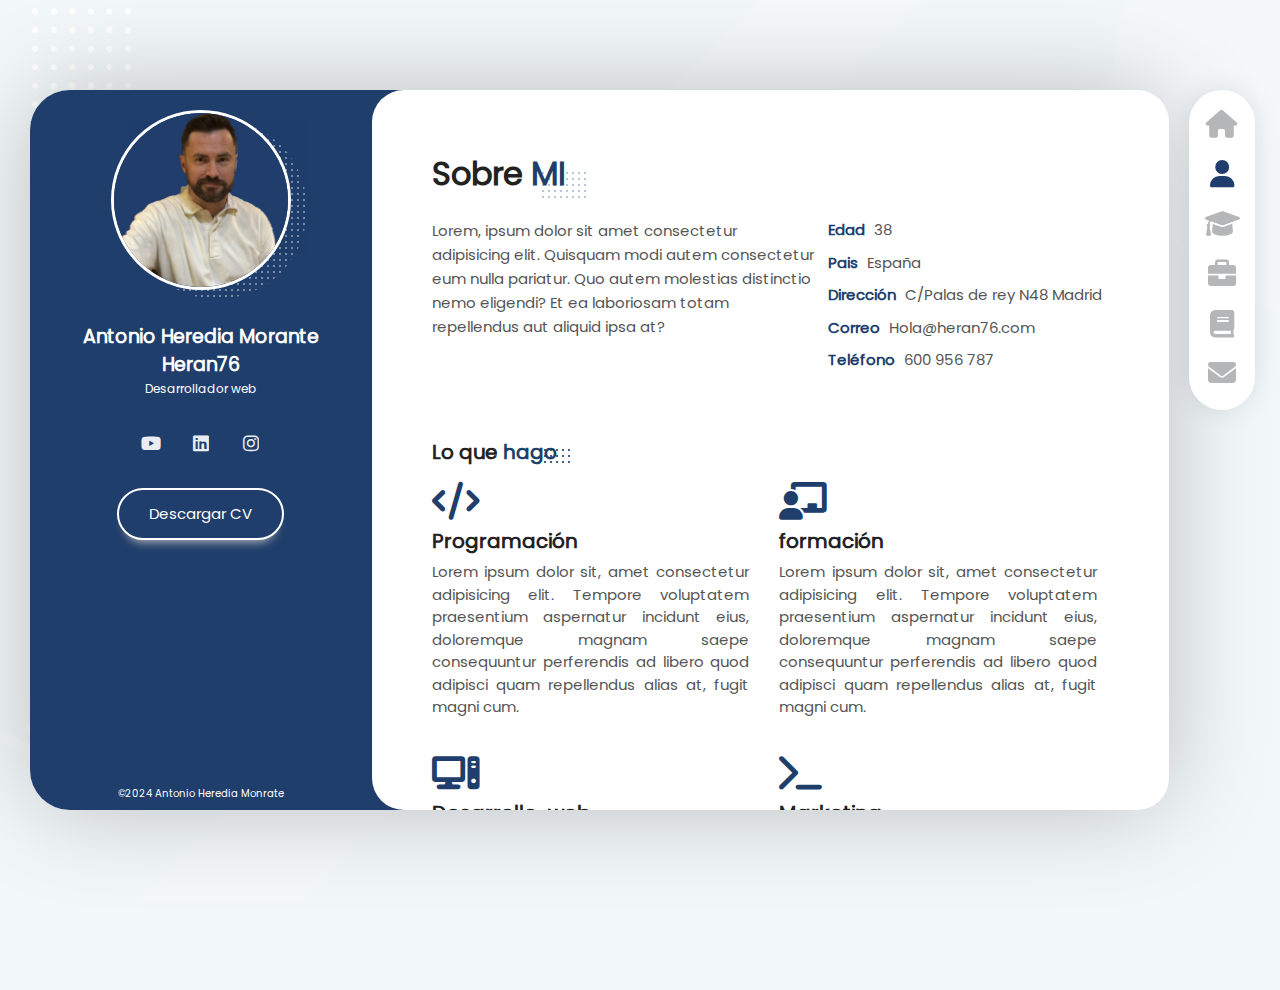
<file: sobre-mi.html>
<!DOCTYPE html>
<html lang="es">
<head>
    <meta charset="UTF-8">
    <meta name="viewport" content="width=device-width, initial-scale=1, maximun-scale=1"/>
    <title>Sobre-mi</title>
   <!--Estilos--> 
   <link rel="stylesheet" href="assets/fonts/fontawesome-free-6.1.2-web/css/all.min.css">
   <link rel="stylesheet" href="assets/css/reset.css">
   <link rel="stylesheet" href="assets/css/style.css"/>
   <link rel="stylesheet" href="assets/css/scroll.css">
   <link rel="stylesheet" href="assets/fonts/poppins/poppinns.css">
   <link rel="stylesheet" href="assets/css/responsive.css">
    <!--Script JS-->
    <script src="assets/js/menu.js" defer></script>
</head>
<body>
    <!--Layout principal-->
    <div class="layout">
    <!--Barra lateral(info usaurio)-->
        <aside class="layout__aside">
            <section class="aside__user-info">
        <!--informacion general usuario-->
                   <div class="user-info__general">
                    <div class="user-info__container-image">
                        <img src="assets/img/default-user.jpg" alt="imagen del usuario" class="user-info__image">
                    </div>
                    <h2 class="user-info__name">Antonio Heredia Morante <br> Heran76</h2>
                    <h4 class="user-info__job">Desarrollador web</h4>
                   </div>
                   <!--Menú de navegación-->
                   <nav class="layout__menu">
                    <ul class = "menu__list">
                        <li class="menu__option">
                             <a href="index.html" class="menu__link">
                                <i class="menu__icon fa-solid fa-house menu__icon"></i>
                                <span class="menu__overlay">Inicio</span>
                             </a>
                        </li> 
                        <li class="menu__option">
                            <a href="sobre-mi.html" class="menu__link menu__link--active">
                               <i class="menu__icon fa-solid fa-user"></i>
                               <span class="menu__overlay">Sobre mi</span>
                            </a>
                       </li>
                       <li class="menu__option">
                        <a href="curriculum.html" class="menu__link">
                           <i class="menu__icon fa-solid fa-graduation-cap"></i>
                           <span class="menu__overlay">Curriculum</span>
                        </a>
                       </li>
                       <li class="menu__option">
                      <a href="portfolio.html" class="menu__link">
                       <i class="menu__icon fa-solid fa-briefcase"></i>
                       <span class="menu__overlay">Portfolio</span>
                      </a>
                      </li>
                      <li class="menu__option">
                       <a href="blog.html" class="menu__link">
                       <i class="menu__icon fa-solid fa-book"></i>
                       <span class="menu__overlay">blog</span>
                       </a>
                      </li>
                      <li class="menu__option">
                        <a href="contactar.html" class="menu__link">
                           <i class="menu__icon fa-solid fa-envelope"></i>
                           <span class="menu__overlay">Contactar</span>
                        </a>
                   </li>

                       </ul>

                   </nav>
                   <!--links a redes sociales-->

                   <div class="user-info__links">
                     <ul class="links__social">
                          <li class="social__option">
                             <a href="#" class="social__link">
                                <i class="social__icon fa-brands fa-youtube"></i>
                             </a>
                          </li>
                          <li class="social__option">
                            <a href="#" class="social__link">
                               <i class="social__icon fa-brands fa-linkedin"></i>
                            </a>
                         </li>
                         <li class="social__option">
                            <a href="#" class="social__link">
                               <i class="social__icon fa-brands fa-instagram"></i>
                            </a>
                         </li>
                     </ul>

                   </div>
                   <!--Botón del curriculum-->
                  <div class="user-info__buttons">
                    <a href="assets/img/CV_Currículum_Vitae_Antonio_heredia.pdf (1).pdf" class="user-info__btn">Descargar CV</a>

                  </div>
                   <!--Pie de página-->
                   <footer class="user-info__footer">
                         &copy;2024 Antonio Heredia Monrate
                   </footer>

            </section>

        </aside>

<!--Menu responsive-->
<div class="layout__menu-toggle">
    <i class="menu-toggle__icon fa-solid fa-bars"></i>
    <i class="menu-toggle__icon fa-solid fa-xmark"></i>
    </div>
        <!--Contenido principal-->
<main class="layout__content">
    <section class="content__page content__about">
        <!--Este contenido cambia en cada pagina del sitio web-->
        <header class="about__header">
            <h1 class="about__title">Sobre <span class="title__color">MI</span></h1>
        </header>
       
        <section class="about__personal-info">
            <article class="personal-info__bio">
                <p class="personal-info__description">
                  Lorem, ipsum dolor sit amet consectetur adipisicing elit. Quisquam modi autem consectetur eum nulla pariatur. Quo autem molestias distinctio nemo eligendi? Et ea laboriosam totam repellendus aut aliquid ipsa at?
                </p>

            </article>
            <div class="personal-info__data">
                <ul class="personal-info__list">
                    <li class="personal-info__option">
                        <span class="personal-info__title">Edad</span>
                        <span class="personal-info__value">38</span>
                    </li>
                    
                    <li class="personal-info__option">
                        <span class="personal-info__title">Pais</span>
                        <span class="personal-info__value">España</span>
                    </li>
                    
                    <li class="personal-info__option">
                        <span class="personal-info__title">Dirección</span>
                        <span class="personal-info__value">C/Palas de rey N48 Madrid</span>
                    </li>
                    
                    <li class="personal-info__option">
                        <span class="personal-info__title">Correo</span>
                        <span class="personal-info__value">Hola@heran76.com</span>
                    </li>
                    <li class="personal-info__option">
                        <span class="personal-info__title">Teléfono</span>
                        <span class="personal-info__value">600 956 787</span>
                    </li>
                </ul>
            </div>
        </section>
        
        <section class="about__services">
            <header class="service__header">
                <h2 class="service__title">
                      Lo que <span class="title__color">hago</span>
                </h2>
                <div class="services__container">
                    
                    <article class="services__service">
                        <div class="service__icon">
                           <i class="service__real-icon fa-solid fa-code"></i>
                        </div>
                        <div class="sevice__content">
                                <h4 class="service__title">Programación</h4>
                                <p class="service__description">
                                    Lorem ipsum dolor sit, amet consectetur adipisicing elit. Tempore voluptatem praesentium aspernatur incidunt eius, doloremque magnam saepe consequuntur perferendis ad libero quod adipisci quam repellendus alias at, fugit magni cum.
                                </p>
                        </div>
                    </article>

                    <article class="services__service">
                        <div class="service__icon">
                           <i class="service__real-icon fa-solid fa-chalkboard-user"></i>
                        </div>
                        <div class="sevice__content">
                                <h3 class="service__title">formación</h3>
                                <p class="service__description">
                                    Lorem ipsum dolor sit, amet consectetur adipisicing elit. Tempore voluptatem praesentium aspernatur incidunt eius, doloremque magnam saepe consequuntur perferendis ad libero quod adipisci quam repellendus alias at, fugit magni cum.
                                </p>
                        </div>
                    </article>

                    <article class="services__service">
                        <div class="services__icon">
                           <i class="service__real-icon fa-solid fa-computer"></i>
                        </div>
                        <div class="services__content">
                                <h4 class="service__title">Desarrollo-web</h4>
                                <p class="service__description">
                                    Lorem ipsum dolor sit, amet consectetur adipisicing elit. Tempore voluptatem praesentium aspernatur incidunt eius, doloremque magnam saepe consequuntur perferendis ad libero quod adipisci quam repellendus alias at, fugit magni cum.
                                </p>
                        </div>
                    </article>

                    <article class="services__service">
                        <div class="services__icon">
                           <i class="service__real-icon fa-solid fa-terminal"></i>
                        </div>
                        <div class="sevice__content">
                                <h4 class="service__title">Marketing</h4>
                                <p class="service__description">
                                    Lorem ipsum dolor sit, amet consectetur adipisicing elit. Tempore voluptatem praesentium aspernatur incidunt eius, doloremque magnam saepe consequuntur perferendis ad libero quod adipisci quam repellendus alias at, fugit magni cum.
                                </p>
                        </div>
                    </article>

                   </div>
               </header>
        </section>
        
        <section class="about__reviews">
                    <header class="reviews__header">
                            <h3 class="reviews__title">Reseñas</h3>
                    </header>
                    <div class="reviews__container">
                       <article class="reviews__review">
                             <div class="review__imge-container">
                                <img src="assets/img/testimonio1.jpg" alt="cara de un cliente" class="review__image"/>
                             </div>
                             <div class="review__description">
                                <p class="review__text">
                                    Lorem ipsum dolor sit amet consectetur adipisicing elit. Mollitia qui, accusamus nostrum inventore optio ut, voluptas doloremque aperiam ipsum vel praesentium impedit exercitationem veniam quidem similique aspernatur, esse sapiente totam!
                                </p>
                                </div>
                                <div class="review__author">
                                   <div class="review__author-info">
                                      <h4 class="review__name">YUN ZHAO</h4>
                                      <h5 class="review__company">GRUPOLUAN</h5>
                                   </div>
                                   <div class="review__author-icon">
                                       <i class="review__icon fa-solid fa-quote-right"></i>
                                   </div>
                                </div>
                       
                            </article>
                       <article class="reviews__review">
                        <div class="review__imge-container">
                           <img src="assets/img/testimonio2.jpg" alt="cara de un cliente" class="review__image"/>
                        </div>
                        <div class="review__description">
                           <p class="review__text">
                               Lorem ipsum dolor sit amet consectetur adipisicing elit. Mollitia qui, accusamus nostrum inventore optio ut, voluptas doloremque aperiam ipsum vel praesentium impedit exercitationem veniam quidem similique aspernatur, esse sapiente totam!
                           </p>
                           </div>
                           <div class="review__author">
                              <div class="review__author-info">
                                 <h4 class="review__name">Javier Valverde</h4>
                                 <h5 class="review__company">Laviñaestudios</h5>
                              </div>
                              <div class="review__author-icon">
                                  <i class="review__icon fa-solid fa-quote-right"></i>
                              </div>
                           </div>
                  </article>
                    </div>
        </section>

        <section class="about__clients">
           
            <header class="clients__header">
              <h2 class="clients__title">Clientes</h2>
            </header>
            
            <div class="clients__container">
              
                <article class="clients__item">
                  <a href="#" class="clients__link">
                    <img src="assets/img/cliente-1.png" alt="logocliente" class="clients__image"/>
                  </a>
                </article>
             
                <article class="clients__item">
                    <a href="#" class="clients__link">
                      <img src="assets/img/cliente-2.png" alt="logocliente" class="clients__image"/>
                    </a>
                  </article>

                  <article class="clients__item">
                    <a href="#" class="clients__link">
                      <img src="assets/img/cliente-3.png" alt="logocliente" class="clients__image"/>
                    </a>
                  </article>

                  <article class="clients__item">
                    <a href="#" class="clients__link">
                      <img src="assets/img/cliente-4.png" alt="logocliente" class="clients__image"/>
                    </a>
                  </article>

                  <article class="clients__item">
                    <a href="#" class="clients__link">
                      <img src="assets/img/cliente-5.png" alt="logocliente" class="clients__image"/>
                    </a>
                  </article>

            </div>

        
        
        
        
        </section>

        <section class="about__prices">
           
            <Header class="prices__header">
                <h2 class="prices__title">Precios</h2>
            </Header>

            <div class="prices__container">
                
                <article class="prices__box">
                     <div class="prices__subtitle">
                         <span class="prices__text">Normal</span>
                     </div>

                     <div class="prices__price">
                         <span class="prices__number">25€</span>
                         <small class="prices__advice">Consultoria Hora</small>
                     </div>

                     <div class="prices__buy">
                        <a href="#" class="prices__btn">Prueba</a>
                     </div>
                     <div class="prices__reward">
                          Consultoria web (alojamiento, dominios, correo)
                     </div>
                     
                     <div class="prices__reward">
                        COnsultoria redes sociales 
                    </div>

                    <div class="prices__reward">
                        Consultoria digital
                    </div>

                </article>


                <article class="prices__box">
                    <div class="prices__subtitle">
                        <span class="prices__text">Premium</span>
                    </div>

                    <div class="prices__price">
                        <span class="prices__number">50€</span>
                        <small class="prices__advice">Precio proyecto</small>
                    </div>

                    <div class="prices__buy">
                       <a href="#" class="prices__btn">Prueba</a>
                    </div>
                    <div class="prices__reward">
                         web carta presentación sin programación
                    </div>
                    
                    <div class="prices__reward">
                       Web con wordpress y curso de manejo
                   </div>

                   <div class="prices__reward">
                       web programación 
                   </div>

               </article>

            </div>

        </section>
    
        <section class="about__clients">
           <header class="extra__header">
                <h2 class="extra__title">Informacion <span class="title__color">Extra</span></h2>
           </header>
           <div class="extra__container">
             
            <article class="extra__info">
                 <i class=" extra__icon fa-solid fa-heart"></i>
                 <h4 class="extra__subtitle">Alumnos contentos</h4>
                 <span class="extra__quantity">37500</span>
             </article>
           
             <article class="extra__info">
                <i class=" extra__icon fa-solid fa-clock"></i>
                <h4 class="extra__subtitle">Horas de contenido</h4>
                <span class="extra__quantity">800</span>
            </article>

            <article class="extra__info">
                <i class=" extra__icon fa-solid fa-star"></i>
                <h4 class="extra__subtitle">Puntuacion</h4>
                <span class="extra__quantity">37500</span>
            </article>
            </div>
         </section>
    
    </section>

</main>
    </div>
</body>
</html>
</file>
<file: assets/fonts/poppins/poppinns.css>
@font-face {
    font-family: "Poppins";
    src:url("./Poppins-Regular.ttf") format("truetype");
    font-weight: 400;
    font-style: normal;
}
</file>
<file: assets/css/scroll.css>
:root{
    --color-scrollbar: #D3D3D4;
    --color-background-scrollbar: #eee;
   
}

/*Scroll Chome*/
.content__page::-webkit-scrollbar{
    width: 25px;
    background: transparent;
}

.content__page::-webkit-scrollbar-thumb{
    border: 10px solid transparent;
    box-shadow: none;
    border-radius: 40px;
}

.content__page:hover::-webkit-scrollbar-thumb{
    border: 8px solid transparent;
    box-shadow: inset 0 0 0 10px var(--color-secondary);
}

.content__page:hover::-webkit-scrollbar-thumb:hover{
    box-shadow: inset 0 0 0 10px var(--color-scrollbar);
}

.content__page::-webkit-scrollbar-track{
    background-color: transparent;
    margin: 40px 0;
}



/*Scroll Chome para barra lateral*/
.layout__aside::-webkit-scrollbar{
    width: 25px;
    background: var(--color-secondary)
}

.layout__aside::-webkit-scrollbar-thumb{
     border: 10px solid transparent;
     box-shadow: none;
     border-radius: 40px;
}

.layout__aside:hover::-webkit-scrollbar-thumb{
    box-shadow: inset 0 0 0 10px var(--color-main);

}

.layout__aside:hover::-webkit-scrollbar-thumb:hover{
    border: 8px solid transparent;
}

.layout__aside::-webkit-scrollbar-track{
    background-color: transparent;
    margin: 40px 0;
}

/* Scroll para mov*/

.content__page{
    scrollbar-width: thin;
    scrollbar-color: var(--color-scrollbar) transparent;

}

.layout__aside{
    scrollbar-width: thin;
    scrollbar-color: var(--color-scrollbar) var(--color-secondary);
}
</file>
<file: assets/css/style.css>
/*Defición variables*/

:root{
    --color-main: #ffffff;
    --color-secondary: #203e6b;
    
    --color-background: #F2F7F9;
    --color-transparent: transparent;

    --color-icon: #B5B6B7;
    --color-titles: #222222;
    --color-subtitle: #888;
    --color-text: #555;
    --color-border-reviews: #E5E6E7;
    --color-company: #A5A6A7;
    --color-certificate: #f5f5f5f5;

    --color-background-contac: #fCFCFC;
}
/*Estructura principal*/
html{
    font-size: 10px;
}

body{
    width: 100%;
    height: 100%;
    font-family: "Poppins", Arial, Helvetica, sans-serif;
    font-size: 1.5rem;
    background: var(--color-background);
    color: var(--color-text);
    overflow: hidden;
    background-image: url("../img/fondo.png");
    background-size: cover;
    background-repeat: no-repeat;
    background-position: -28px -90px;
}
/*Imagen de fondo*/



h1,h2,h3,h4,h5,h6{
    color: var(--color-titles)
}

.layout{
    position: relative;
    min-width: 30px;
    width: 75%;
    height: 80vh;
    min-height: 80vh;
    margin: 10vh auto;
    
    display: grid;
    grid-template-areas: "aside content";
    grid-template-columns: 30% 70%;
    
    /* sombra detras de layout*/
    border-radius: 4rem;
    box-shadow: 0 0 100px -5px rgba(0, 0, 0, 0.25);
    
}

/* Barra lateral azul */
.layout__aside{
    grid-area: aside;
    
    border-radius: 4rem 0 0 4rem;
    overflow: auto;
    overflow-x: hidden;
   
}

.aside__user-info{
    display: flex;
    flex-direction: column;
    align-items: center;
    text-align: center;
    
    min-width: 100%;
    min-width: 30rem;
    min-height: 80vh; /* valores puesto por mi */
    background-color: var(--color-secondary);
    color: var(--color-main);
}

.user-info__container-image{
    position: relative;
    display: inline-block;
    width: 18rem;
    margin-top: 2rem;
    z-index: 1;
}

.user-info__image{
    width: 100%;
    background-color: var(--color-main);
    border: 3px solid var(--color-main);
    border-radius: 20rem;
}
/* codigo para agregar la sombra*/
.user-info__container-image:after{
    content: "";
    position: absolute;
    top: 5%;
    left: 9%;
    z-index: -1;
    width: 100%;
    height: 100%;
    background-image: -webkit-repeating-radial-gradient(center center, #fff, #ffff 1px, transparent 0px, transparent 100%);
    background-size: 0.6rem 0.6rem;
    opacity: 40%;
    border-radius: 30rem;
}

.user-info__name{
    font-size: 1.9rem;
    font-weight: bold;
    color: var(--color-main);
    margin-top: 2.6rem;

}

.user-info__job{
    font-size: 1.2rem;
    font-weight: 200;
    color: var(--color-main)
}

.use-info__link{
    margin-bottom: 3.6rem;
}
.links__social{
    margin-top: 2rem;
    text-align: center;
    display: flex;
    flex-direction: row;
}

.social__option{
    height: 5rem;
    width: 5rem;
    font-size: 1.8rem;
    line-height: 5.2rem;
    opacity: 0.9;
    border-radius: 3rem;
    transition: all 300ms linear ease-in-out;
}

.social__option:hover{
    opacity: 1;
    background-color: rgba(255, 255, 255, 0.20);
}

.user-info__buttons{
    margin-top: 2rem;
    margin-bottom: 2rem;
}

.user-info__btn{
    padding: 3rem;
    padding-top: 1.3rem;
    padding-bottom: 1.3rem;
    border: 2px solid var(--color-main);
    border-radius: 3.2rem;
    color: var(--color-main);
    box-shadow: 0 10px 10px -8px #B5B6B7;
    opacity: 0,22;
    transition: all 300ms ease-in-out;
    
}

.user-info__btn:hover{
    background-color: var(--color-main);
    color: var(--color-secondary)
}

.user-info__footer{
    position: absolute;
    bottom: 0.9rem;
    font-size: 1.0rem;
}
/* Contenedor principal*/
.layout__content{
    grid-area: content;
    height: 100%;
    min-height: 100%;
    background-color: var(--color-secondary);
    border-radius: 0 10rem 10rem 0;
}

.content__page{
    
    min-height: 100%;
    background-color: var(--color-main);
    border-radius: 3.2rem;

    display: flex;
    flex-direction: column;
    justify-content: center;
    align-items: center;
}

.page__name{
    font-size: 7.0rem;
    margin-bottom: 1rem;
    color: var(--color-secondary)
}

.page__job{
    font-size: 2,1rem;
    font-weight: lighter;
    color: var(--color-icon);
}


/*MENU NAVEGACION LATERAL*/
.layout__menu{
    display: block;
    position: absolute;
    top: 0;
    right: -105px;
    min-width: 11rem;
    background-color: var(--color-transparent);
}

.menu__list{
    position: relative;
    display: flex;
    flex-direction: column;
    justify-content: space-between;
    align-items: center;
    width: 60%;
    min-height: 32rem;
    padding: 2rem 0;
    margin-left: 2.5rem;
    background-color: var(--color-main);
    box-shadow: 0 0 3rem -0.5rem rgba(0, 0, 0, 0.15);
    border-radius: 5rem;
}
.menu__option{
    display: block;
    width: 100%;
    text-align: center;
}


.menu__icon{
    color: var(--color-icon);
    font-size: 2.8rem;
    transition: all 300ms ease-in-out;
}

.menu__option:hover .menu__icon,
.menu__link--active .menu__icon{
    color: var(--color-secondary)
 }

.menu__overlay{
    position:absolute;
    right: 0;
    margin-top: -2.8rem;
    display: block;
    opacity: 0;
    padding: 0.5rem 1rem;
    color: var(--color-main);
    background-color: var(--color-secondary);
    white-space: nowrap;
    transition: all 300ms ease-in-out;
    
}

.menu__option:hover .menu__overlay{
    opacity: 1;
    right: 100%;
}

/* Estilos generales sobre mi y otras páginas*/
.content__about,
.content__resumen,
.content__portfolio,
.content__blog,
.content__contact{
    display: block;
    height: 100%;
    min-height: 100%;
    padding: 6rem;
    padding-right: 3rem; 
    overflow: auto;
       
}

.about__header,
.resumen__header,
.services__header,
.portfolio__header,
.blog__header,
.contact__header{
    display: inline-block;
    margin-bottom: 3%;
}

.about__title,
.resumen__titles,
.services__title,
.portfolio__titles,
.blog__titles,
.contact__titles{
    font-size: 3.2rem;
    position: relative;

}

.about__title::after,
.resumen__titles::after,
.services__header::after,
.portfolio__titles::after,
.blog__titles::after,
.contact__titles::after{
    content: "";
    position: absolute;
    top: 20px;
    right: -25px;
    width: 50px;
    height: 30px;
    background-image: -webkit-repeating-radial-gradient(center center, var(--color-secondary), var(--color-secondary) 1px, transparent 0px, transparent 100%);
    background-size: 6px 6px;
    opacity: 0.3;
}

.title__color{
    color: var(--color-secondary);
}

/*Información personal*/

.about__personal-info{
    display: flex;
    flex-direction: row;
    width: 100%;
    margin-bottom: 5rem;

}

.personal-info__bio{
    flex-basis: 56%;
    padding-right: 1.2rem;
}

.personal-info__description{
    font-size: 1.5rem;
    line-height: 2.4rem;
}

.personal-info__data{
    flex-basis: 44%;
    padding: 0 1,5rem;
}

.personal-info__option{
    margin-bottom: 1rem;
}

.personal-info__title{
    margin-right: 0.5rem;
    color: var(--color-secondary);
    font-weight: 600;

}

/*SERVICIOS*/

/*Estilos  generales compartidos ABOUT y otras secciones*/
.about__services, 
.about__reviews,
.about__clients,
.about__prices
.about__extra{
    width: 100%;
    margin-bottom: 3rem;
    

}
.service__header, 
.reviews__header,
.clients__header,
.prices__header,
.extra__header,
.resumen__header,
.resumen__subheader,
.contact__form-header{
    display: inline-block;
    padding-right: 1.2rem;
    margin-bottom: 2.5rem;
    position: relative;
}

.resumen__subheader{
    font-size: 1.2rem;
    margin-bottom: 2.5rem;
}

.service__title, 
.reviews__title,
.resumen__title,
.resumen__subtitle,
.form-header__title{
  font-size: 2.7rem;

}

.service__title::after{
    content: "";
    position: absolute;
    top: 15px;
    left: 110px;
    width: 30px;
    height: 20px;
    background-image: -webkit-repeating-radial-gradient(center center, var(--color-secondary), var(--color-secondary) 1px, transparent 0px, transparent 100%);
    background-size: 6px 6px;
    opacity: 0.3;
}



.services__container{
     width: 100%;
    display: flex;
    flex-direction: row;
    flex-wrap: wrap;

}

.services__service{
    flex-basis: calc(50% - 3rem);
    margin-right: 3rem;
    margin-bottom: 2.5rem;
}

.service__real-icon{
    padding-top: 10px;
    color: var(--color-secondary);
    font-size: 3.8rem;
}

.service__title{
    font-size: 2.0rem;
    margin: 0.5rem 0;
}

.service__description{
    font-size: 1,5rem;
    text-align: justify;
}

.reviews__title::after, 
.clients__title::after,
.prices__header::after,
.extra__title::after,
.resumen__subtitle::after{
    content: "";
    position: absolute;
    top: 15px;
    left: 100px;
    width: 30px;
    height: 20px;
    background-image: -webkit-repeating-radial-gradient(center center, var(--color-secondary), var(--color-secondary) 1px, transparent 0px, transparent 100%);
    background-size: 6px 6px;
    opacity: 0.3;
}

/*Reviews*/

.reviews__container{
    width: 100%;
    display: flex;
    flex-direction: row;
    flex-wrap: wrap;
}

.reviews__review{
   flex-basis: 45%;
   border: 2px solid var(--color-border-reviews);
   border-radius: 2rem;
   padding-top: 0;
   padding-right: 2.5rem;
   padding-left: 2.5rem;
   padding-bottom: 1.5rem;
   margin-right: 2.5rem;
   margin-top: 4.5rem;
   margin-bottom: 1rem;

}

.review__image-container{
    width: 100%;

}

.review__image{
    max-width: 9rem;
    max-height: 9rem;
    margin: 0 auto;
    margin-top: -4.5rem;
    margin-bottom: 2rem;
    border-radius: 9rem;
    box-shadow: 0 10px 10px -8px rgba(0, 0, 0, 0.22);
}

.review__description{
    margin-bottom: 1rem;
}

.review__text{
    font-size: 1.5rem;
    line-height: 2.4rem;

}
.review__author{
    margin-top: 2rem;
    display: flex;
    flex-direction: row;
    justify-content: space-between;
}

.review__name{
    margin-bottom: 0.5rem;
    font-size: 1.5rem;
}

.review__company{
    color: var(--color-company);
    font-weight: 300;
    font-size: 1.3rem;
}

.review__icon{
    font-size: 4rem;
    opacity: 0,5;
    color: var(--color-secondary)
}

/*Logo clientes*/

.about__clients{
    width: 100%;
    margin-bottom: 2rem;
}

.clients__header{
    margin-bottom: 3rem;
}

.clients__container{
    display: flex;
    flex-direction: row;
    justify-content: space-between;
}

.clients__link{
    display: block;
    width: 100%;
    opacity: 0.7;
    transform: all 300ms linear;
}

.clients__link:hover{
    opacity: 1;
}

.clients__image{
    width: 140px;
    padding: 1.5rem;
    margin-bottom: 1,5rem;
}

/*Precios*/
.prices__container{
    margin-bottom: 5rem;
    display: flex;
    flex-direction: row;
    
}

.prices__box{
    flex-basis: 50%;
    height: 100%;
    margin-right: 3rem;
    padding: 3rem;
    border: 2px solid var(--color-border-reviews);
    border-radius: 1.5rem;
    text-align: center;
    transition: all 300ms ease-in-out;
    
}

.prices__box:last-of-type{
    margin-right: 0rem;
}

.prices__box:hover,
.extra__info:hover{
    box-shadow: 0 18px 24px -5px rgba(0, 0, 0, 0.15);
    transform: translateY(10px);
}

.prices__subtitle{
    margin-bottom: 3rem;
}

.prices__text{
    position: relative;
    display: inline-block;
}
.prices__box:hover .prices__text::after{
    content: "";
    position: absolute;
    left: 0;
    right: 0;
    bottom: -0.3rem;
    height: 0.2rem;
    background-color: var(--color-secondary);
}
.prices__number{
    display: block;
    font-size: 4.2rem;
    line-height: 1;
    color: var(--color-titles);
}
.prices__advice{
    display: block;
    color: var(--color-subtitle);
}

.prices__buy{
    padding-top: 2.5rem;
    padding-bottom: 3rem;
}

.prices__btn{
    display: inline-block;
    padding: 1.2rem 3.1rem;
    border: 2px solid var(--color-border-reviews);
    box-shadow: 0 10px 10px -8px var(--color-border-reviews);
    border-radius: 3rem;
    transition: all 300ms ease-in-out;
}

.prices__btn:hover{
    border: 2px solid var(--color-secondary);
    background-color: var(--color-secondary);
    color: var(--color-main);
}

.prices_reward{
    font-size: 1.4rem;
    padding: 0.6rem 0;
}

.extra__container{
    margin-bottom: 5rem;
    width: 100%;
    display: flex;
    flex-direction: row;
    justify-content: space-between;
    flex-wrap:wrap;
}

.extra__info{
    flex-basis: 30%;
    padding: 2,5rem;
    border: 2px solid var(--color-border-reviews);
    border-radius: 1rem;
    text-align: center;
    transition: all 300ms ease-in-out;
}

.extra__info:hover{
    transform: translateY(-0.5rem);
}
 
.extra__icon{
    font-size: 3.3rem;
    color:var(--color-secondary);
    margin-bottom: 1rem;
}

.extra__subtitle{
    font-size: 1.5rem;
    margin: 1.5rem;
}

.extra__quantity{
    display: block;
    margin: 1.5rem 1rem;
    margin-bottom: 0;
    font-size: 3.6rem;
    line-height: 5rem;
    color: var(--color-subtitle)
    
}


/*Curriculum*/

.resume__container{
    width: 100%;
    display: flex;
    flex-direction: row;
}

.resume__left{
    flex-basis: 58%;
    margin-right: 1.5rem;
}

.resume__timeline{
    margin-bottom: 2rem;
}

.timelines__timeline{
    position: relative;
    width: 100%;
    margin-bottom: 1.5rem;
    display: flex;
    flex-direction: row;
}

.timeline__header{
    flex-basis: 30%;
    text-align: right;
    padding-right: 2.5rem;
}

.timeline__year{
    margin: 0.3rem 0;
    line-height: 1.9rem;
    font-size: 1.4rem;
}

.timeline__company{
    display: block;
    font-size: 1.3rem;
    font-weight: lighter;
    color: var(--color-company)
}
.timeline__description{
    width: 70%;
    padding-left: 2.5rem;
    padding-right: 1.5rem;
}

.timeline__title{
    font-size: 1.6rem;
    margin-bottom: 0.3rem;
}

.timeline__text{
    font-size: 1.4rem;
    margin-bottom: 1rem ;
}

.timeline__divider{
    position: relative;
    top: 0;
<<<<<<< HEAD
    left: 0%;
=======
    left: %;
>>>>>>> 347abc0ef196510286985d4b1eef00a98933b83a
    bottom: -18PX;
    width: 1px;
    height: auto;
    background-color: var(--color-icon);
  
}

.timeline__divider::before{
    content:"";
    position: absolute;
    margin-top: 0.4rem;
    margin-left: -0.8rem;
    width: 1.7rem;
    height: 1.7rem;
    background-color: var(--color-secondary);
    border-radius: 10rem;
    opacity: 0.25;
}
.timeline__divider::after{
    content:"";
    position: absolute;
    margin-top: 0.8rem;
    margin-left: -0.4rem;
    width: 0.9rem;
    height: 0.9rem;
    background-color: var(--color-secondary);
    border-radius: 10rem;
    opacity: 1;
}
/*Curriculum derecha*/
.resume__right{
    flex-basis: 50%;
    padding: 0 1.5rem;
}

.resume__skills{
    width: 100%;
    margin-bottom: 3rem;
}

.skills__title{
    display: flex;
    justify-content: space-between;
}

.skills__text{
    font-size: 1.3rem;
    line-height: 1.4rem;
    margin-bottom: 0.4rem;
}

.skills__number{
    font-size: 1.1rem;
    line-height: 1.4rem;
    margin-bottom: 0.4rem;
    color: var(--color-subtitle)
}

.skills__progressbar{
    
    height: 1rem;
    border: 1px solid  var(--color-secondary);
    border-radius: 1rem;
    background-color: var(--color-main);
    margin-bottom: 1rem;
}


.skills__percentage{
    width: 40%;
    height: 0.8rem;
    background-color: var(--color-secondary);
    border: 2px solid var(--color-main);
    border-radius: 1rem;
}

.skills__percentage--p1{ width: 90%;}
.skills__percentage--p2{ width: 50%;}
.skills__percentage--p3{ width: 90%;}
.skills__percentage--p4{ width: 80%;}
.skills__percentage--p5{ width: 98%;}
.skills__percentage--p6{ width: 90%;}
.skills__percentage--p7{ width: 90%;}
.skills__percentage--p8{ width: 70%;}

.knowledges__list{
    display: flex;
    flex-direction: row;
    flex-wrap: wrap;
}

.knowledges__option{
    padding: 0.5rem 1rem;
    margin: 0.3rem 0.3rem;
    font-size: 1.4rem;
    background-color: var(--color-secondary);
    border-radius: 0.4rem;
    color: var(--color-main);

}

.certificaates__container{
    display: flex;
    flex-direction: row;
    flex-wrap: wrap;
    gap: 3rem;
}

.certificates__certificate{
    flex-basis: calc(50% - 3rem);
    border: 2px solid var(--color-border-reviews);
    border-radius: 0.8rem;
    display: flex;
    flex-direction: row;
       
}

.certificate__logo{
    width: 20rem;
    height: 100%;
    background-color: var(--color-certificate);
    padding: 2.5rem;
    display: flex;
    justify-content: center;
    align-items: center;
}

.certificates__images{
    width: 100%;
}

.certificate__content{
    padding: 2rem 2.5rem;
}

.certifacete__title{
    font-size: 1.6rem;
    margin-bottom: 0.5rem;
}

.certificate__id{
    display: block;
    margin: 0.3rem;
    font-size: 1.3rem;
    color: var(--color-subtitle);
}

.certificate__date{
    font-size: 1.2rem;
    color: var(--color-subtitle);
    opacity: 0.9;
}

/*Portfolio*/

.portfolio__navbar{
    margin-bottom: 3rem;
}

.portfolio__menu{
    display: flex;
    flex-direction: row;
    flex-wrap: wrap;
    gap: 1.5rem
}

.portfolio__option{
    font-size: 1.3rem;
    opacity: 0.7;
}

.portfolio__option--active{
    opacity: 1;
    font-weight: bold;
}

.portfolio__link:hover{
    color: var(--color-secondary);
    text-shadow: 0 0 1px rgba(0, 0, 0, 0.25);
}

.portfolio__gallery{
    display: flex;
    flex-direction: row;
    flex-wrap: wrap;
}

.galery__item{
    position: relative;
    flex-basis: 33%;
    padding: 0.7rem;
}
.gallery__container-image{
    overflow: hidden;
}
.gallery__image{
    transition: all 300ms ease-in-out;
}

.galery__item:hover .gallery__image{
    transform: scale(1.1)
}

.gallery__title{
    font-size: 1.6rem;
    padding: 1.5rem 0;
    font-weight: bold;
}

.gallery__ico{
    opacity: 0;
    position: absolute;
    top: 1.5rem;
    right: 1.5rem;
    width: 3rem;
    height: 3rem;
    font-size: 1.6rem;
    text-align: center;
    line-height: 3rem;
    background-color: var(--color-main);
    color: var(--color-secondary);
    transition: all 400ms ease-in-out;
}

.galery__category{
    opacity: 0;
    position: absolute;
    top:1.5rem;
    left: 1.5rem;
    font-size: 1.1rem;
    background-color: var(--color-main);
    color: var(--color-secondary);
    transition: all 400ms ease-in-out;
}

.galery__item:hover .gallery__ico,
.galery__item:hover .galery__category{
    opacity: 1;
}
/*Blog*/

.blog__articles{
    margin-bottom: 2.5rem;
    display: flex;
    flex-direction: row;
    flex-wrap: wrap;
}

.articles__article{
    flex-basis: 50%;
    padding: 0 1.5rem;
    padding-bottom: 3.5rem;
}

.articles__top{
    position: relative;
    overflow: hidden;
}

.article__category{
    position: absolute;
    top: 1rem;
    left: 1rem;
    font-size: 1.1rem;
    line-height: 2rem;
    padding: 0.1rem 0.7rem;
    background-color: var(--color-main);
    color: var(--color-text);
    z-index: 3;
}

.article__mask{
    width: 100%;
    height: 18.5rem;
    overflow: hidden;
}

.article__image{
    display: block;
    z-index: 1;
    transition: all 300ms ease-in-out;
}

.articles__top:hover .article__image{
    transform: scale(1.1);
}

.article__logo{
    transition: all 200ms ease-in-out;
    opacity: 0;
}

.article__icon{
    position: absolute;
    top: calc(50% - 2.2rem);
    left: calc(50% - 2.2rem);
    width: 4.4rem;
    text-align: center;
    color: var(--color-main);
    font-size: 4.4rem;
}

.articles__top:hover .article__logo{
    opacity: 1;
}

.article__bottom{
    margin: 0;
    padding: 2.1rem;
    padding-top: 1.5rem;
    border: 0.1rem solid var(--color-border-reviews);
    border-top: 0;
}

.article__date{
    display: block;
    font-size: 1.1rem;
   
    font-weight: 300;
    color: var(--color-subtitle);
}

.article__title{
    font-size: 1.8rem;

}

/*pagina de contacto*/

.contact__container{
    display: flex;
    flex-direction: row;
}

.contact__info{
    flex-basis: 33%;
    padding: 0 1.5rem;
}

.contact__data{
    width: 100%;
    margin-bottom: 1.5rem;
    padding: 2rem 1rem;
    text-align: center;
    background-color: var(--color-background-contac);
    border: 1px solid var(--color-border-reviews)
}
.contact__icon{
    font-size: 3.3rem;
    color: var(--color-secondary)
}

.contact__subtitle{
    font-size: 1.5rem;
    margin-top: 1rem;
}
.contact__form-box{
      flex-basis: 66%;
      padding: 0 1.5rem;
}

.form__container{
    display: flex;
    flex-direction: row;
}

.form__left{
    flex-basis: 47%;
    margin-right: 1.5rem;
}

.form__group{
    position: relative;
    margin-bottom: 2.5rem; 
}

.form__input{
    position: relative;
    width: 100%;
    height: 4.2rem;
    display: block;
    border: 0.2rem solid var(--color-border-reviews);
    border-radius: 0.5rem;
    font-size: 1.5rem;
    padding: 1rem 1.2rem;
    outline: none;
    box-shadow: 0 1rem 1rem -8px rgba(0, 0, 0, 0.10);
    background-color: transparent;
    line-height: 2.1rem;
    z-index: 1;
}

.form__input:focus{
    border: 0.2rem solid var(--color-secondary);
}

.form__label{
    position: absolute;
    top:1rem;
    left: 1.5rem;
    color:var(--color-company);
    transition: all 300ms ease-in-out;
    pointer-events: none;
}

.form__input:focus~label,
.form__input:not(:placeholder-shown)~label{
    top: -2rem;
    left: 0;
    z-index: 1;
    font-size: 1.3rem;
    color: var(--color-secondary);
}

.form__input::-webkit-input-placeholder{
    color:transparent;
}

.form__input::-moz-placeholder{
    color:transparent;
}


.form__right{
    flex-basis: 50%;
    max-width: 50%;
    max-height: 100%;
}

.form__group--textarea{
    height: 100%;
}
.form__input--textarea{
    display: block;
    resize: none;
    height: 100%;
}

.form__button{
    cursor: pointer;
    padding: 1rem 3rem;
    font-size: 1.5rem;
    border: 0.2rem solid var(--color-secondary);
    color: var(--color-titles);
    background-color: var(--color-main);
    border-radius: 3rem;
    box-shadow: 0 1rem 1rem -8px rgba(0,0,0,0.22);
    transition: all 300ms ease-in-out;

}

.form__button:hover{
    background-color: var(--color-secondary);
    color: var(--color-main);
}

.contact__map{
    width: 100%;
    min-height: 15rem;
    margin-bottom: 3.5rem;
    overflow: hidden;
}

.contact__iframe{
    width: 100%;
    height: 14rem;
}
</file>
<file: assets/css/responsive.css>
.layout__menu-toggle{
    display: none;
}


@media (max-width: 1490px){
   body{
    padding: 0;
   }
    .layout{
    min-width: auto;
    width: 85%;

  }
}

@media(max-width: 1320px){
    .layout{
        width: 89%;
        margin-left: 3rem;
    }
}

@media(max-width: 1160px){
    .layout{
        width: 85%;
        margin-left: 4rem;
    }
    .certificates__certificate{
        flex-basis: 100%;
    }
}

@media(max-width:1060px){
    body{
        background-image: none;
        position: static;
    }

    .layout{
        width: 100%;
        height: 100%;
        min-height: 100%;
        margin: 0;
        border-radius: 0;
        grid-template-areas: 'content';
        grid-template-columns: 100%;
    }

    .layout__menu-toggle{
        z-index: 9999;
        display: block;
        position: absolute;
        right: 1rem;
        top:1rem;
        width: 4.8rem;
        height: 4.8rem;
        line-height: 4.8rem;
        font-size: 2.5rem;
        text-align: center;
        background-color:#203e6b;
        color: var(--color-main);
        border-radius: 3rem;
        cursor: pointer;
        transition: all 500ms ease-in-out;
    }
    .menu-toggle__icon{
        color: var(--color-main);
        display: block;
        position: absolute;
        top: 25%;
        left: 25%;
    } 
   
    .menu-toggle__icon{
        color: var(--color-main);
        display: block;
        position: absolute;
        top:25%;
        left:28%;
        transition: all 300ms ease-in-out;
    }

    .fa-bars{
      opacity: 1;
    }
    .fa-xmark{
      opacity: 0;
    }

    .layout__aside{
        z-index: 999;
        display: block; /*none*/
        position: absolute;
        max-width: 330px;
        top: 0;
        right: 0;
        bottom: 0;
        border-radius: 0;
        text-align: center;
        overflow: auto;
        transition: all 300ms ease-in-out;
        margin-right: -100%;
        opacity: 0;

    }

    .layout__aside--visible{
      
        margin-right: 0%;
        opacity: 1;
    }

    .layout__aside--hidden{
        margin-right: -100%;
        opacity: 0;
    }



    .user-info__container-image{
        width: 13rem;
        margin-top: 3rem;
        display: inline-block;

    }

    .user-info__name{
        font-size: 3rem;
        margin-top: 0.5rem;
        margin-bottom: 1rem;
    }

    .layout__menu{
        position: static;
        margin: 3rem 0;
    }

    .menu__list{
        position: static;
        width: 100%;
        background-color: var(--color-secondary);
        box-shadow: none;
        margin-left: 0;
        padding: 0;
        min-height: auto;
    }

    .menu__link{
        text-decoration: none;
        display: block;
        padding: 1.2rem 0;
    }

    .menu__icon{
        display: none;
    }

    .menu__overlay{
        position: static;
        opacity: 0.7;
        margin-top: 0;
        padding: 0;
        box-shadow: none;
        font-size: 1.6rem;
   
    }

    .menu__link--active .menu__overlay {
      opacity: 1;
    }

    .links__social{
        margin-top: 0;
    }

    .user-info__footer{
        position: static;
        padding-bottom:2rem;
    }

    .layout__content{
        border-radius: 0;
        background-color: transparent;
        height: 100%;
        width: 100%;
    }

    .content__page{
        border-radius: 0;
        height: 100vh;
    }

    .layout__menu{
        position: static;
        margin: 3rem 0;
    }
}

@media(max-width: 800px){
    .reviews__container{
        flex-direction: colum;
    }
    .reviews__review{
        margin-top: 5rem;
        flex-basis: 100%;
    }
}
.clients__container{
    flex-wrap: wrap;
    justify-content: space-around;
}

.prices__container{
    flex-direction: column;
}
.prices__box{
    flex-basis: 100%;
    margin: 0;
}

.prices__box:last-child{
    margin-top: 2rem;
}

.galery__item{
    flex-basis: 50%;
}

.articles__article{
    flex-basis: 100%;
}

@media (max-width: 585px){
    .about__personal-info{
        flex-direction: column;
       
    }
    .extra__container{
        flex-direction: column;
        gap: 2rem;
    }

    .personal-info__data{
        flex-basis: 100%;
         padding: 0;
         margin-top: 2rem; 
    }

    .services__container{
        flex-direction: column;
        flex-wrap: wrap;
    }
    
    .services__service{
        flex-basis: 100%;
        margin-right: 0;
        margin-bottom: 3rem;
    }
   
    .resume__container{
        flex-direction: column;
    }

    .resume__right{
        flex-basis: 100%;
        padding: 0;
        margin-bottom: 3rem;
    }

    .contact__container{
        flex-direction: column;
    }
}

@media (max-width: 480px){
    .page__name{
        font-size: 4.8rem;
        line-height: 5.6rem;
        text-align: center;
    }
    .certificate__logo{
        width: 100%;
    }

    .galery__item{
        flex-basis: 100%;
    }

    .form__container{
         display: flex;
         flex-direction: column;
    }

    .form__left{
       flex-basis: 100%;
       margin-right: 0;
    }

    .form__right{
        flex-basis: 100%;
        max-width: 100%;
        max-height: 100%;
    }
}
</file>
<file: assets/css/loader.css>
.loader {
  margin: 0 auto;
  display: block;
  width: 48px;
  height: 48px;
  border: 5px solid var(--color-secondary);
  border-bottom-color: transparent;
  border-radius: 50%;
  margin-top: 20px;
  box-sizing: border-box;
  animation: rotation 1s linear infinite;
  }

  @keyframes rotation {
  0% {
      transform: rotate(0deg);
  }
  100% {
      transform: rotate(360deg);
  }
  }
</file>
